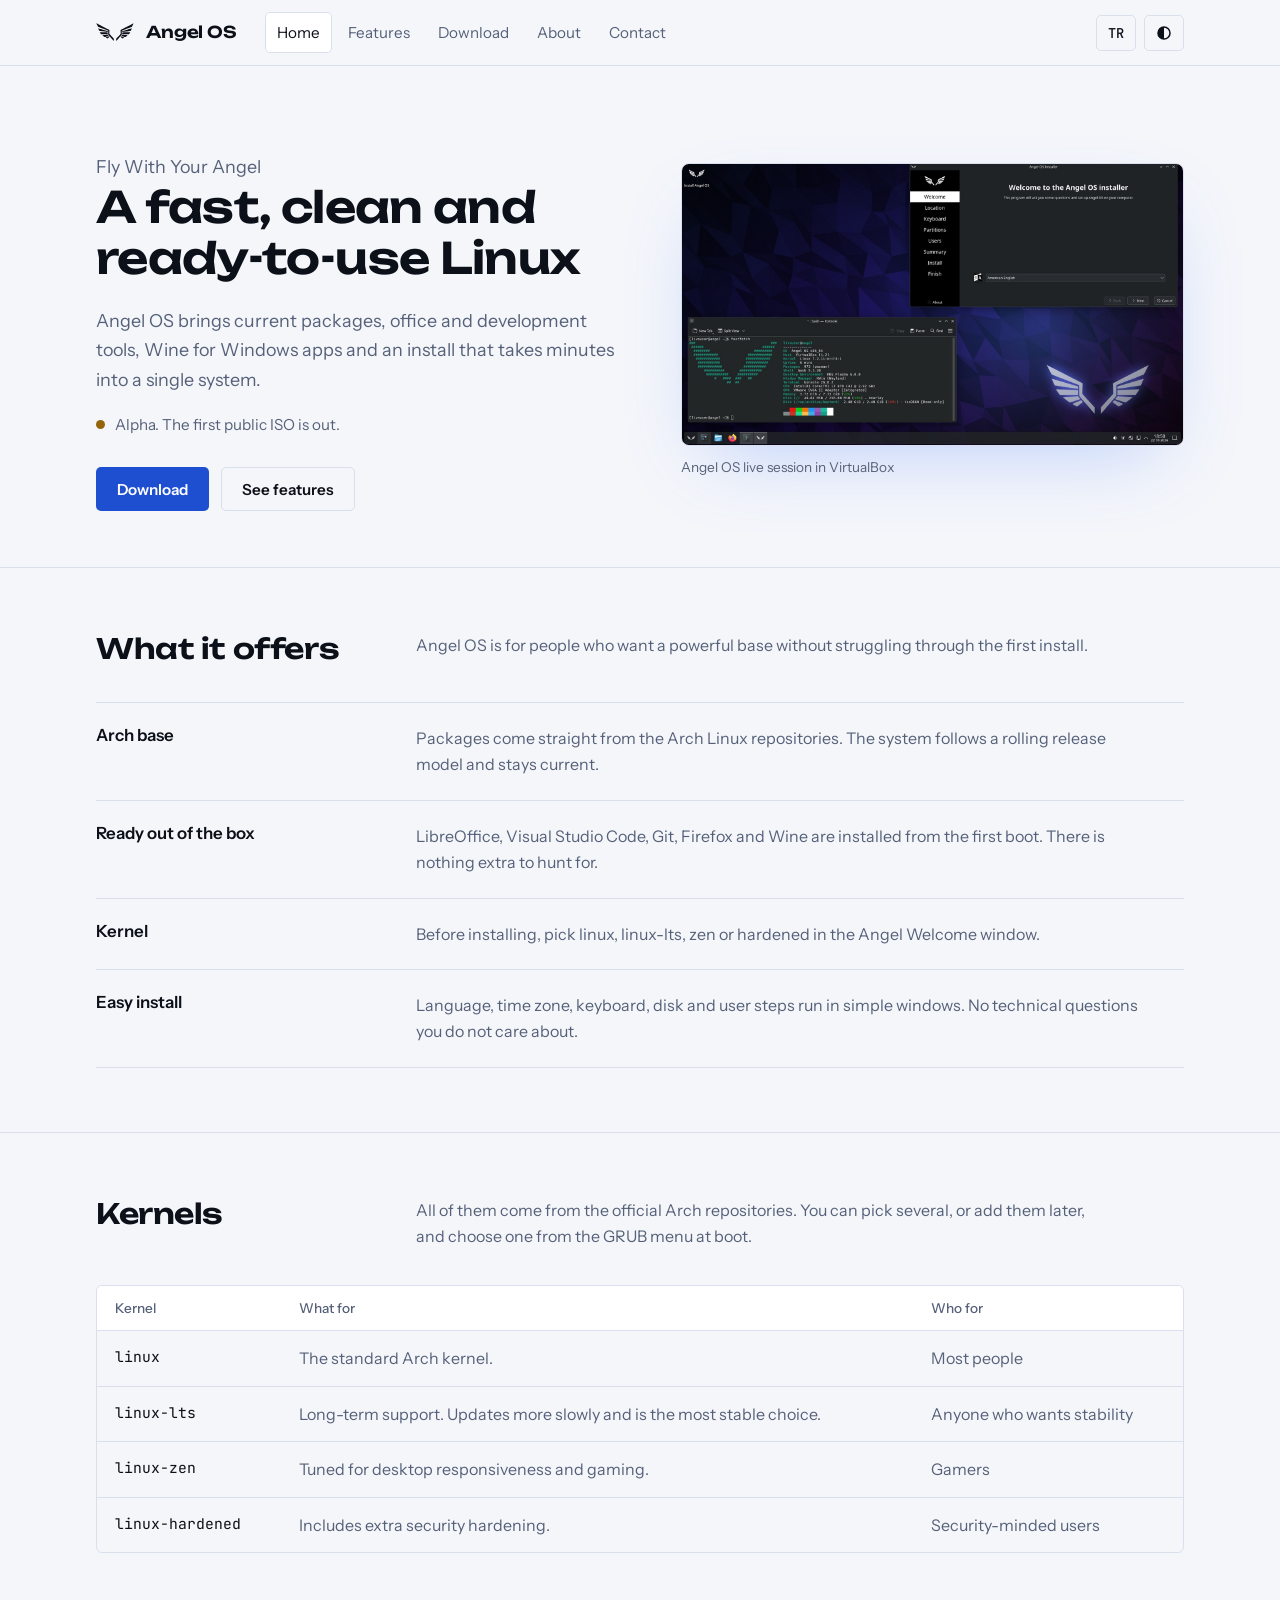
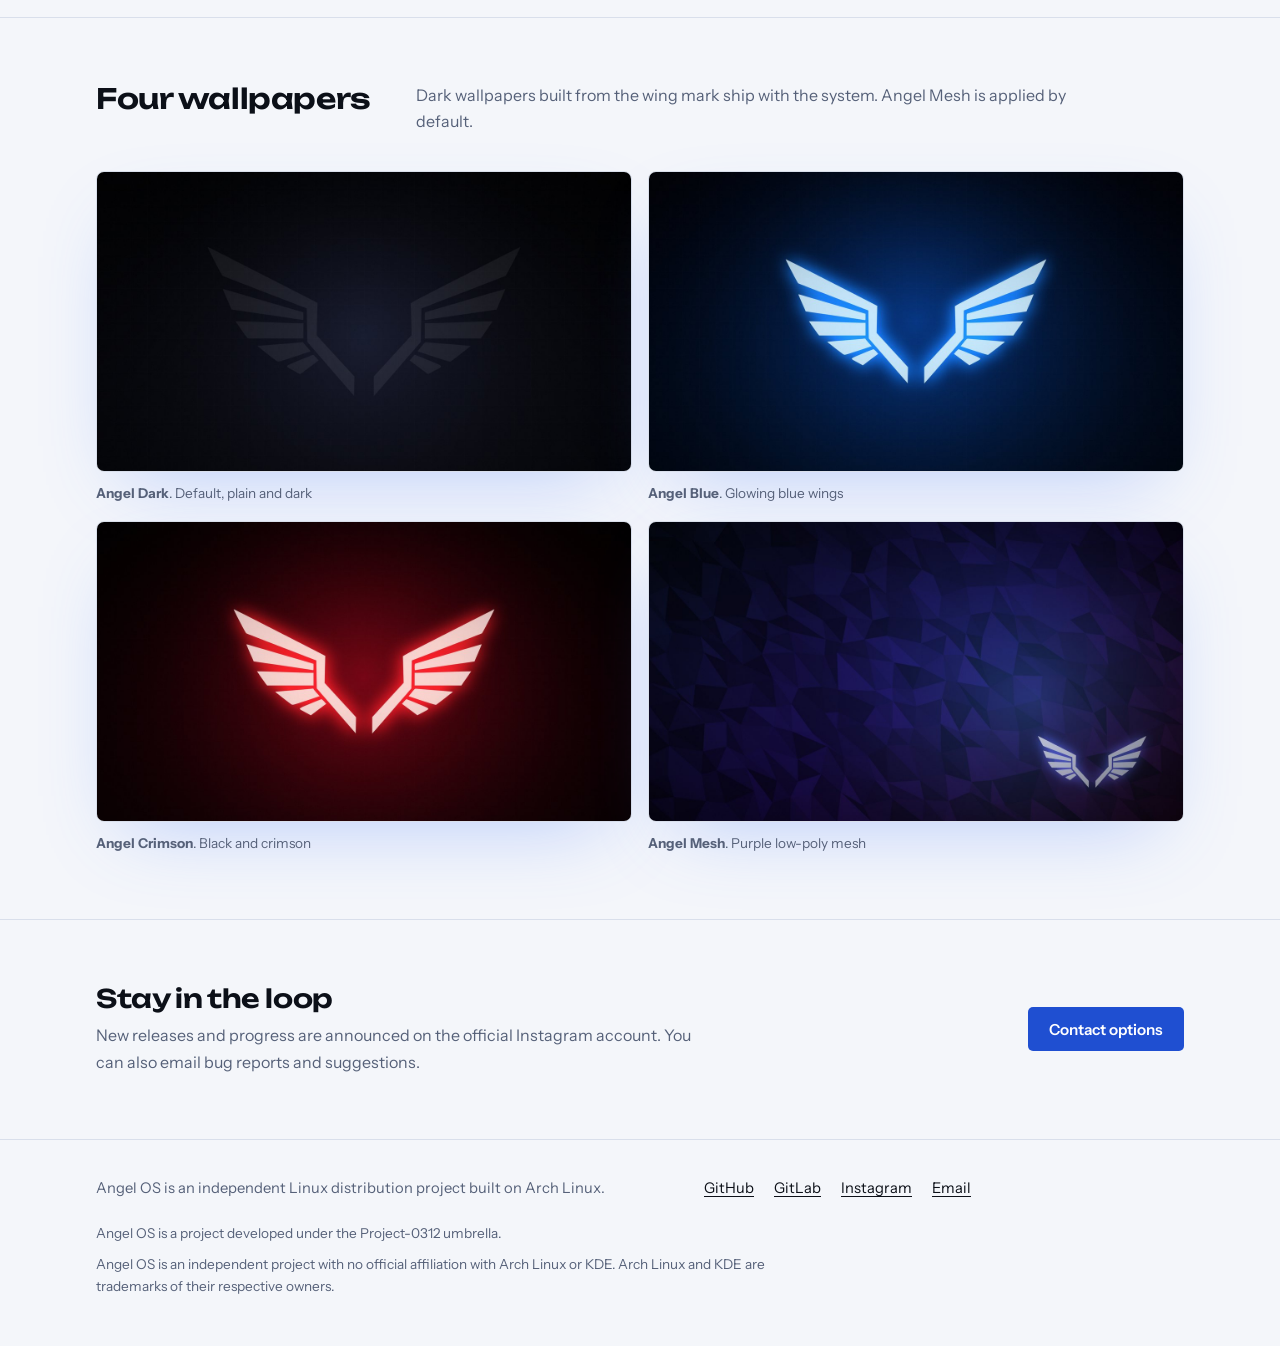
<file: index.html>
<!doctype html>
<html lang="tr">
<head><script>document.documentElement.classList.add("i18n-wait");setTimeout(function(){document.documentElement.classList.remove("i18n-wait")},1500)</script><meta charset="utf-8"><meta name="viewport" content="width=device-width, initial-scale=1, viewport-fit=cover"><meta name="claude:viewport-fit-sides" content="cover"><title>Angel OS</title><meta name="description" content="Angel OS: Fly With Your Angel. Hızlı, temiz ve kullanıma hazır Linux."><meta name="theme-color" content="#06070b"><link rel="preconnect" href="https://fonts.googleapis.com"><link rel="preconnect" href="https://fonts.gstatic.com" crossorigin><link rel="stylesheet" href="https://fonts.googleapis.com/css2?family=Unbounded:wght@500;600&amp;family=Instrument+Sans:wght@400;500;600&amp;family=JetBrains+Mono:wght@400;500&amp;display=swap"><link rel="stylesheet" href="site.css"></head>
<body data-page="home"><header class="site-head"><div class="wrap head-row">
<a class="brand" href="index.html" aria-label="Angel OS"><svg viewBox="45 48 524 254" aria-hidden="true" focusable="false"><g transform="translate(0,337) scale(0.1,-0.1)"><path d="M490 2847 c0 -18 234 -469 248 -476 9 -5 298 -117 642 -250 344 -132 652 -251 685 -264 l60 -23 5 -276 5 -277 385 -444 385 -444 3 159 3 160 -88 97 c-48 53 -90 98 -93 101 -3 3 -104 112 -224 243 l-217 237 6 268 7 267 -53 28 c-91 47 -557 286 -884 452 -170 87 -437 223 -592 302 -156 79 -283 142 -283 140z"/><path d="M4910 2474 c-795 -404 -987 -503 -1038 -534 l-34 -21 8 -263 7 -263 -100 -109 c-55 -60 -195 -212 -311 -339 l-211 -230 -1 -163 0 -162 48 53 c26 29 200 229 387 446 l340 392 5 277 5 276 185 71 c102 40 410 158 685 264 275 107 508 197 517 202 14 8 251 469 245 476 -1 1 -333 -167 -737 -373z"/><path d="M741 2152 c0 -4 33 -81 73 -172 l72 -164 194 -28 c532 -77 947 -139 968 -143 21 -5 22 -3 22 59 l0 65 -67 20 c-38 11 -302 88 -588 171 -286 83 -555 162 -597 175 -43 13 -78 20 -77 17z"/><path d="M4755 1969 c-352 -103 -650 -190 -662 -194 -21 -5 -23 -11 -23 -71 0 -57 2 -65 18 -60 9 2 224 35 477 71 253 37 512 74 574 83 l115 17 73 169 c40 93 72 170 70 171 -1 1 -290 -83 -642 -186z"/><path d="M1032 1503 c45 -65 90 -128 101 -140 l20 -23 459 0 458 0 0 125 0 125 -92 0 c-51 0 -273 7 -493 15 -220 8 -430 15 -467 15 l-67 0 81 -117z"/><path d="M4635 1605 c-181 -7 -383 -13 -447 -14 l-118 -1 0 -125 0 -125 463 0 462 0 97 140 97 140 -112 -1 c-62 -1 -260 -8 -442 -14z"/><path d="M2015 1274 c-11 -2 -173 -15 -360 -30 -187 -14 -341 -27 -343 -28 -3 -3 274 -220 318 -248 26 -17 31 -16 294 71 l267 89 -60 67 c-34 37 -61 71 -61 76 0 9 -15 10 -55 3z"/><path d="M4013 1203 l-62 -76 266 -88 c146 -49 271 -85 277 -82 27 16 336 256 333 259 -1 2 -153 14 -337 29 -184 14 -353 27 -375 30 -39 5 -41 4 -102 -72z"/><path d="M1996 977 c-251 -105 -242 -84 -76 -174 l97 -53 151 114 152 113 -41 47 c-22 25 -46 46 -52 45 -7 0 -110 -42 -231 -92z"/><path d="M3861 1024 l-41 -47 152 -113 152 -113 98 52 c164 87 173 69 -84 175 -123 51 -226 92 -230 92 -3 0 -25 -21 -47 -46z"/></g></svg><span>Angel OS</span></a>
<nav class="nav" aria-label="Menu"><a href="index.html" aria-current="page" data-i18n="nav.home">Ana sayfa</a><a href="ozellikler.html" data-i18n="nav.features">Özellikler</a><a href="indir.html" data-i18n="nav.download">İndir</a><a href="hakkinda.html" data-i18n="nav.about">Hakkında</a><a href="iletisim.html" data-i18n="nav.contact">İletişim</a></nav>
<div class="tools">
<button class="tool" id="lang-btn" type="button" aria-label="Switch to English">EN</button>
<button class="tool" id="theme-btn" type="button" aria-label="Tema / Theme"><svg viewBox="0 0 16 16" aria-hidden="true"><circle cx="8" cy="8" r="6" fill="none" stroke="currentColor" stroke-width="1.5"/><path d="M8 2a6 6 0 0 0 0 12z" fill="currentColor"/></svg></button>
</div></div></header>
<main>
<div class="wrap hero"><div class="hero-grid">
<div>
<p class="lead" data-i18n="home.slogan">Fly With Your Angel</p>
<h1 data-i18n="home.h1">Hızlı, temiz ve kullanıma hazır bir Linux</h1>
<p class="lead" data-i18n="home.lead">Angel OS güncel paketleri, ofis ve geliştirme araçlarını, Windows uygulamaları için Wine desteğini ve dakikalar içinde biten bir kurulumu tek sistemde toplar.</p>
<div class="status"><span class="dot"></span><span data-i18n="home.status">Alfa sürüm. İlk herkese açık ISO yayınlandı.</span></div>
<div class="btn-row">
<a class="btn primary" href="indir.html" data-i18n="home.btn1">İndir</a>
<a class="btn ghost" href="ozellikler.html" data-i18n="home.btn2">Özellikleri gör</a>
</div></div>
<figure class="shot"><img src="img/angel-desktop.jpg" width="1600" height="900" alt="Angel OS desktop with the installer and a terminal showing fastfetch"><figcaption data-i18n="home.term">Angel OS canlı oturumu (VirtualBox)</figcaption></figure>
</div></div>

<section><div class="wrap">
<div class="sec-head"><h2 data-i18n="home.s1">Neler sunuyor</h2><p data-i18n="home.s1p">Angel OS, güçlü bir tabanı ilk kurulumda uğraştırmadan kullanmak isteyenler için hazırlanıyor.</p></div>
<div class="rows">
<div class="row"><h3 data-i18n="home.r1">Arch tabanı</h3><p data-i18n="home.r1p">Paketler doğrudan Arch Linux depolarından gelir. Sistem sürekli güncel kalan bir rolling release modeliyle çalışır.</p></div>
<div class="row"><h3 data-i18n="home.r2">Her şey hazır</h3><p data-i18n="home.r2p">LibreOffice, Visual Studio Code, Git, Firefox ve Wine ilk açılıştan itibaren kurulu gelir. Ek bir şey aramana gerek kalmaz.</p></div>
<div class="row"><h3 data-i18n="home.r3">Çekirdek</h3><p data-i18n="home.r3p">Kurulumdan önce Angel Welcome penceresinde linux, linux-lts, zen veya hardened çekirdeklerini seçersin.</p></div>
<div class="row"><h3 data-i18n="home.r4">Kolay kurulum</h3><p data-i18n="home.r4p">Dil, saat dilimi, klavye, disk ve kullanıcı adımları pencereler üzerinden ilerler. Masaüstü gibi teknik sorular sorulmaz.</p></div>
</div></div></section>

<section><div class="wrap">
<div class="sec-head"><h2 data-i18n="home.s2">Çekirdekler</h2><p data-i18n="home.s2p">Hepsi Arch'ın resmi depolarından gelir. Birden fazlasını seçebilir, sonradan da ekleyip açılışta GRUB menüsünden seçebilirsin.</p></div>
<div class="table-wrap"><table>
<thead><tr><th data-i18n="th.k">Çekirdek</th><th data-i18n="th.d">Ne için</th><th data-i18n="th.f">Kimin için</th></tr></thead>
<tbody><tr><td>linux</td><td data-i18n="k.linux.d">Standart Arch çekirdeği.</td><td data-i18n="k.linux.f">Çoğu kullanıcı</td></tr><tr><td>linux-lts</td><td data-i18n="k.linux-lts.d">Uzun süreli destek. Daha yavaş güncellenir, en kararlı seçenektir.</td><td data-i18n="k.linux-lts.f">Kararlılık isteyenler</td></tr><tr><td>linux-zen</td><td data-i18n="k.linux-zen.d">Masaüstü tepkisi ve oyun performansı için ayarlanmıştır.</td><td data-i18n="k.linux-zen.f">Oyuncular</td></tr><tr><td>linux-hardened</td><td data-i18n="k.linux-hardened.d">Ek güvenlik sertleştirmeleri içerir.</td><td data-i18n="k.linux-hardened.f">Güvenlik odaklı kullanıcılar</td></tr></tbody></table></div>
</div></section>

<section><div class="wrap">
<div class="sec-head"><h2 data-i18n="home.s3">Dört duvar kağıdı</h2><p data-i18n="home.s3p">Kanat logosundan türetilmiş koyu temalı duvar kağıtları sistemle birlikte gelir. Varsayılan olarak Angel Mesh uygulanır.</p></div>
<div class="gallery"><figure class="shot"><img src="img/angel-dark.jpg" alt="Angel Dark" width="1280" height="720" loading="lazy"><figcaption><b>Angel Dark</b>. <span data-i18n="w.angel-dark">Varsayılan, sade ve koyu</span></figcaption></figure><figure class="shot"><img src="img/angel-blue.jpg" alt="Angel Blue" width="1280" height="720" loading="lazy"><figcaption><b>Angel Blue</b>. <span data-i18n="w.angel-blue">Parlayan mavi kanat</span></figcaption></figure><figure class="shot"><img src="img/angel-crimson.jpg" alt="Angel Crimson" width="1280" height="720" loading="lazy"><figcaption><b>Angel Crimson</b>. <span data-i18n="w.angel-crimson">Siyah ve kırmızı</span></figcaption></figure><figure class="shot"><img src="img/angel-mesh.jpg" alt="Angel Mesh" width="1280" height="720" loading="lazy"><figcaption><b>Angel Mesh</b>. <span data-i18n="w.angel-mesh">Mor çokgen ağ</span></figcaption></figure></div>
</div></section>

<section><div class="wrap cta-band">
<div><h2 data-i18n="home.cta">Takipte kal</h2><p data-i18n="home.ctap">Yeni sürümler ve gelişmeler resmi Instagram hesabından duyurulur. Hata bildirimi ve öneriler için e-posta ile de yazabilirsin.</p></div>
<a class="btn primary" href="iletisim.html" data-i18n="home.ctab">İletişim seçenekleri</a>
</div></section>
</main><footer><div class="wrap">
<div class="foot">
<div><p data-i18n="foot.about">Angel OS, Arch Linux tabanlı bağımsız bir Linux dağıtımı projesidir.</p></div>
<ul>
<li><a href="https://github.com/em1rhan-0312" rel="noopener">GitHub</a></li>
<li><a href="https://gitlab.com/emirhan.0312" rel="noopener">GitLab</a></li>
<li><a href="https://instagram.com/angel0sofficial" rel="noopener">Instagram</a></li>
<li><a href="iletisim.html" data-i18n="foot.mail">E-posta</a></li>
</ul></div>
<p class="legal" data-i18n="foot.p0312">Angel OS, Project-0312 çatısı altında geliştirilen bir projedir.</p><p class="legal" style="margin-top:8px" data-i18n="foot.legal">Angel OS, Arch Linux, KDE veya Anthropic dahil hiçbir kuruluşla resmi bağı olmayan bağımsız bir projedir. Arch Linux ve KDE adları sahiplerinin markalarıdır.</p>
</div></footer><script src="i18n.js"></script><script src="site.js"></script></body>
</html>
</file>
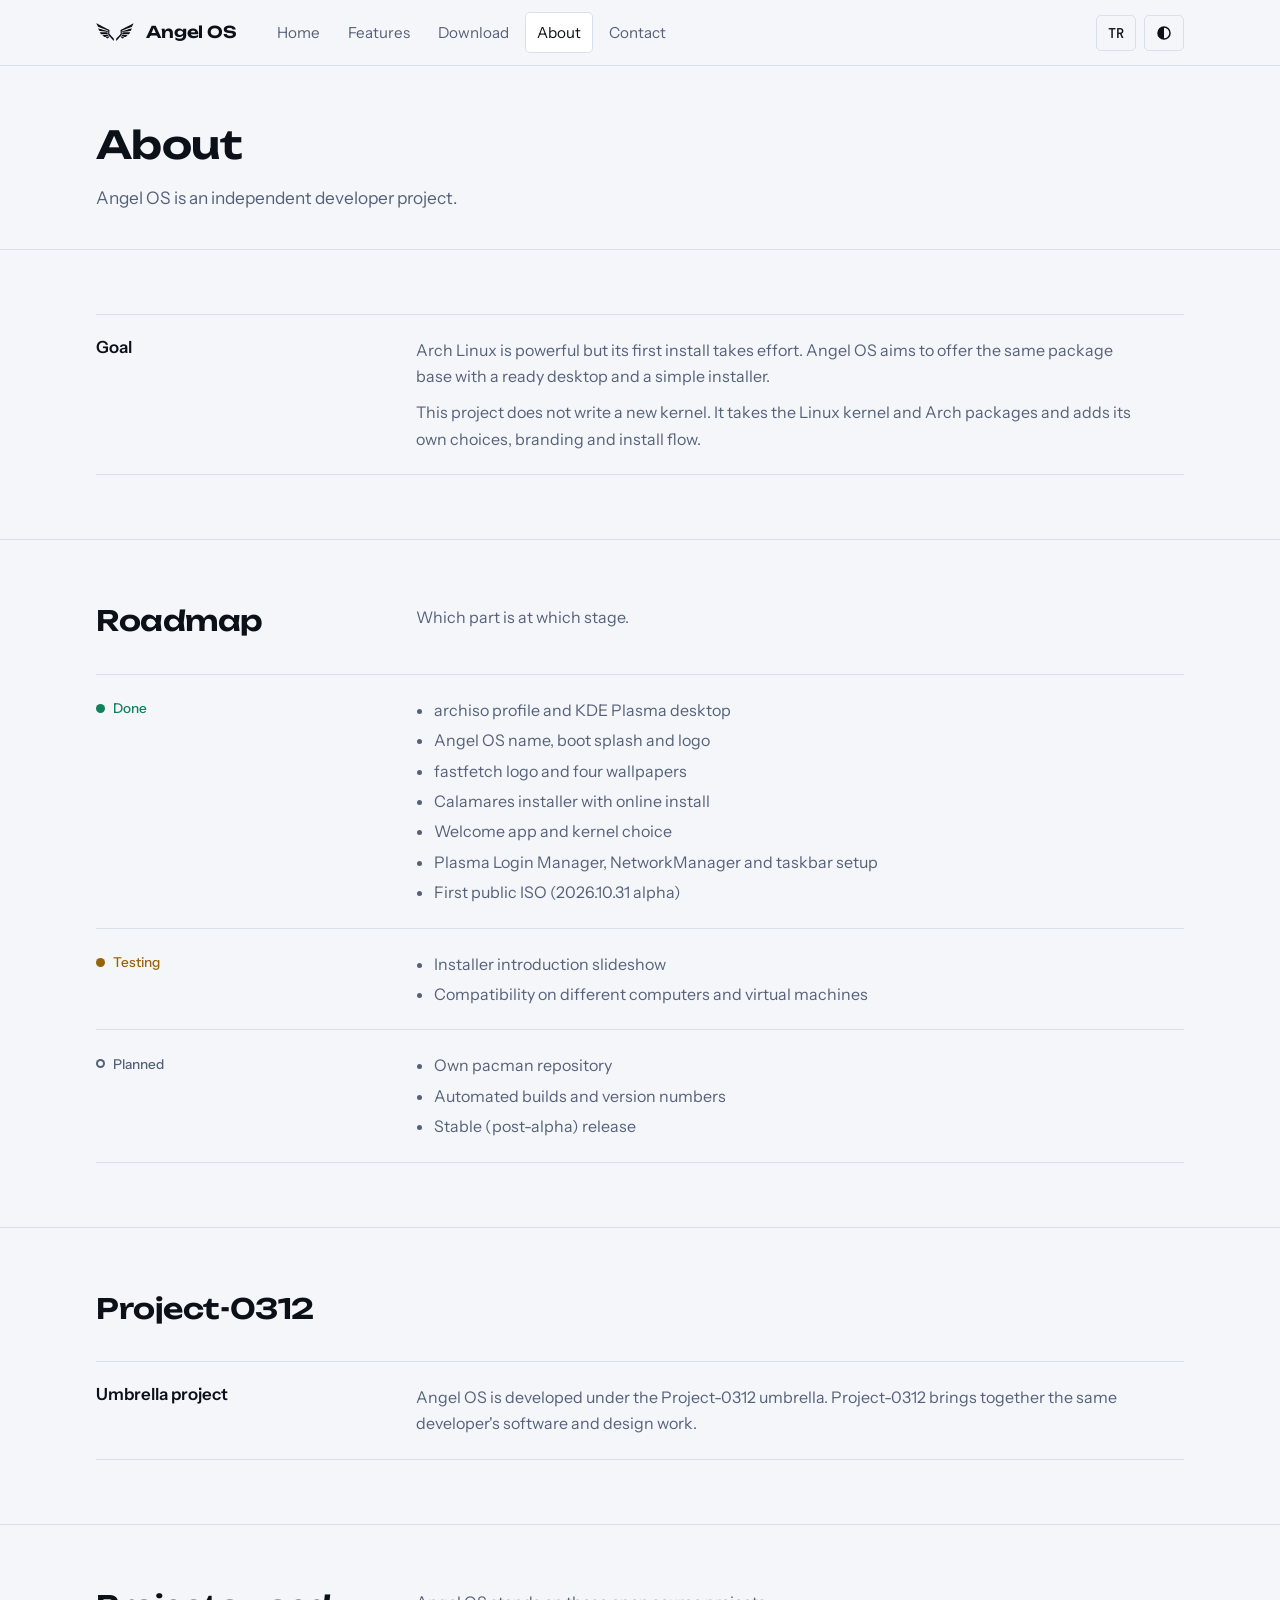
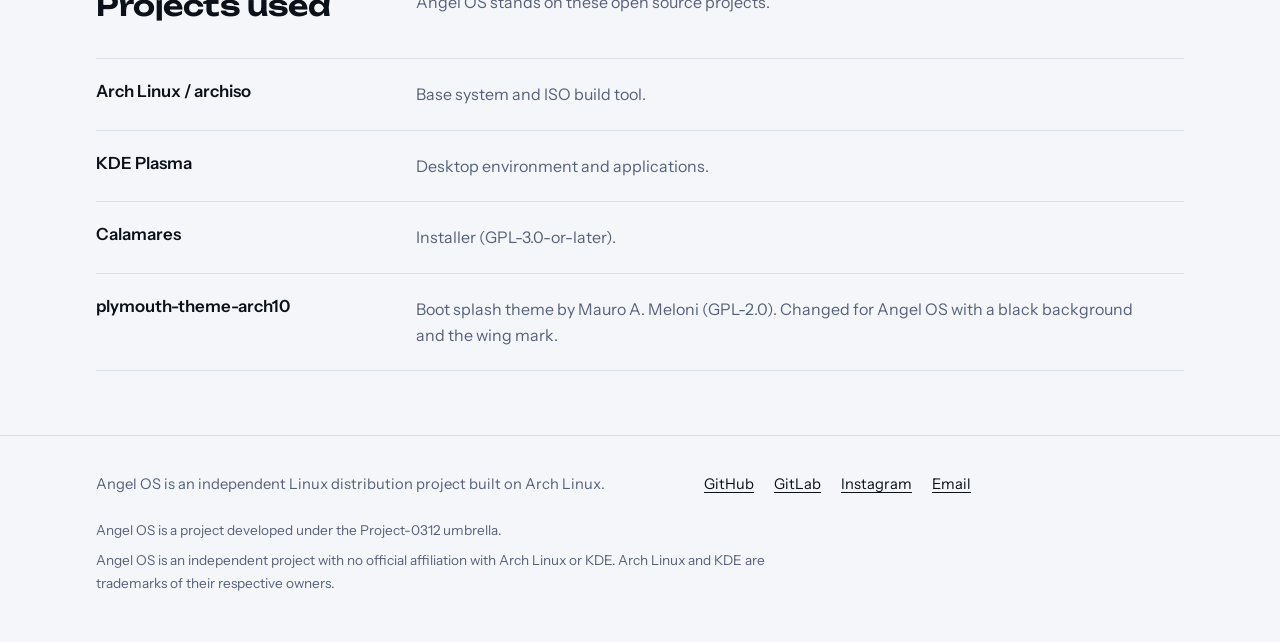
<file: hakkinda.html>
<!doctype html>
<html lang="tr">
<head><script>document.documentElement.classList.add("i18n-wait");setTimeout(function(){document.documentElement.classList.remove("i18n-wait")},1500)</script><meta charset="utf-8"><meta name="viewport" content="width=device-width, initial-scale=1, viewport-fit=cover"><meta name="claude:viewport-fit-sides" content="cover"><title>Hakkında · Angel OS</title><meta name="description" content="Angel OS: Fly With Your Angel. Hızlı, temiz ve kullanıma hazır Linux."><meta name="theme-color" content="#06070b"><link rel="preconnect" href="https://fonts.googleapis.com"><link rel="preconnect" href="https://fonts.gstatic.com" crossorigin><link rel="stylesheet" href="https://fonts.googleapis.com/css2?family=Unbounded:wght@500;600&amp;family=Instrument+Sans:wght@400;500;600&amp;family=JetBrains+Mono:wght@400;500&amp;display=swap"><link rel="stylesheet" href="site.css"></head>
<body data-page="about"><header class="site-head"><div class="wrap head-row">
<a class="brand" href="index.html" aria-label="Angel OS"><svg viewBox="45 48 524 254" aria-hidden="true" focusable="false"><g transform="translate(0,337) scale(0.1,-0.1)"><path d="M490 2847 c0 -18 234 -469 248 -476 9 -5 298 -117 642 -250 344 -132 652 -251 685 -264 l60 -23 5 -276 5 -277 385 -444 385 -444 3 159 3 160 -88 97 c-48 53 -90 98 -93 101 -3 3 -104 112 -224 243 l-217 237 6 268 7 267 -53 28 c-91 47 -557 286 -884 452 -170 87 -437 223 -592 302 -156 79 -283 142 -283 140z"/><path d="M4910 2474 c-795 -404 -987 -503 -1038 -534 l-34 -21 8 -263 7 -263 -100 -109 c-55 -60 -195 -212 -311 -339 l-211 -230 -1 -163 0 -162 48 53 c26 29 200 229 387 446 l340 392 5 277 5 276 185 71 c102 40 410 158 685 264 275 107 508 197 517 202 14 8 251 469 245 476 -1 1 -333 -167 -737 -373z"/><path d="M741 2152 c0 -4 33 -81 73 -172 l72 -164 194 -28 c532 -77 947 -139 968 -143 21 -5 22 -3 22 59 l0 65 -67 20 c-38 11 -302 88 -588 171 -286 83 -555 162 -597 175 -43 13 -78 20 -77 17z"/><path d="M4755 1969 c-352 -103 -650 -190 -662 -194 -21 -5 -23 -11 -23 -71 0 -57 2 -65 18 -60 9 2 224 35 477 71 253 37 512 74 574 83 l115 17 73 169 c40 93 72 170 70 171 -1 1 -290 -83 -642 -186z"/><path d="M1032 1503 c45 -65 90 -128 101 -140 l20 -23 459 0 458 0 0 125 0 125 -92 0 c-51 0 -273 7 -493 15 -220 8 -430 15 -467 15 l-67 0 81 -117z"/><path d="M4635 1605 c-181 -7 -383 -13 -447 -14 l-118 -1 0 -125 0 -125 463 0 462 0 97 140 97 140 -112 -1 c-62 -1 -260 -8 -442 -14z"/><path d="M2015 1274 c-11 -2 -173 -15 -360 -30 -187 -14 -341 -27 -343 -28 -3 -3 274 -220 318 -248 26 -17 31 -16 294 71 l267 89 -60 67 c-34 37 -61 71 -61 76 0 9 -15 10 -55 3z"/><path d="M4013 1203 l-62 -76 266 -88 c146 -49 271 -85 277 -82 27 16 336 256 333 259 -1 2 -153 14 -337 29 -184 14 -353 27 -375 30 -39 5 -41 4 -102 -72z"/><path d="M1996 977 c-251 -105 -242 -84 -76 -174 l97 -53 151 114 152 113 -41 47 c-22 25 -46 46 -52 45 -7 0 -110 -42 -231 -92z"/><path d="M3861 1024 l-41 -47 152 -113 152 -113 98 52 c164 87 173 69 -84 175 -123 51 -226 92 -230 92 -3 0 -25 -21 -47 -46z"/></g></svg><span>Angel OS</span></a>
<nav class="nav" aria-label="Menu"><a href="index.html" data-i18n="nav.home">Ana sayfa</a><a href="ozellikler.html" data-i18n="nav.features">Özellikler</a><a href="indir.html" data-i18n="nav.download">İndir</a><a href="hakkinda.html" aria-current="page" data-i18n="nav.about">Hakkında</a><a href="iletisim.html" data-i18n="nav.contact">İletişim</a></nav>
<div class="tools">
<button class="tool" id="lang-btn" type="button" aria-label="Switch to English">EN</button>
<button class="tool" id="theme-btn" type="button" aria-label="Tema / Theme"><svg viewBox="0 0 16 16" aria-hidden="true"><circle cx="8" cy="8" r="6" fill="none" stroke="currentColor" stroke-width="1.5"/><path d="M8 2a6 6 0 0 0 0 12z" fill="currentColor"/></svg></button>
</div></div></header>
<main>
<div class="wrap page-title"><h1 data-i18n="a.h1">Hakkında</h1><p data-i18n="a.lead">Angel OS bağımsız bir geliştirici projesidir.</p></div>
<section><div class="wrap">
<div class="rows">
<div class="row"><h3 data-i18n="a.a">Amaç</h3><div><p data-i18n="a.a1">Arch Linux güçlüdür ama ilk kurulumu zahmetlidir. Angel OS, aynı paket tabanını hazır bir masaüstü ve kurulum aracıyla sunmayı hedefler.</p><p data-i18n="a.a2">Bu proje yeni bir çekirdek yazmaz. Linux çekirdeğini ve Arch paketlerini alır, üzerine kendi seçimlerini, markasını ve kurulum akışını ekler.</p></div></div>
</div></div></section>

<section><div class="wrap">
<div class="sec-head"><h2 data-i18n="a.road">Yol haritası</h2><p data-i18n="a.roadp">Hangi parçanın hangi aşamada olduğu.</p></div>
<div class="rows"><div class="row"><h3><span class="tag done" data-i18n="a.rt0">Tamam</span></h3><ul><li data-i18n="a.r00">archiso profili ve KDE Plasma masaüstü</li><li data-i18n="a.r01">Angel OS adı, açılış ekranı ve logo</li><li data-i18n="a.r02">fastfetch logosu ve dört duvar kağıdı</li><li data-i18n="a.r10">Calamares kurulum aracı, çevrimiçi kurulum</li><li data-i18n="a.r20">Karşılama uygulaması ve çekirdek seçimi</li><li data-i18n="a.r23">Plasma Login Manager, NetworkManager ve görev çubuğu ayarları</li><li data-i18n="a.r24">İlk herkese açık ISO (2026.10.31 alfa)</li></ul></div><div class="row"><h3><span class="tag test" data-i18n="a.rt1">Testte</span></h3><ul><li data-i18n="a.r25">Kurulum sırasındaki tanıtım slaytları</li><li data-i18n="a.r26">Farklı bilgisayar ve sanal makinelerde uyumluluk</li></ul></div><div class="row"><h3><span class="tag plan" data-i18n="a.rt2">Planlandı</span></h3><ul><li data-i18n="a.r21">Kendi pacman deposu</li><li data-i18n="a.r22">Otomatik build ve sürüm numaraları</li><li data-i18n="a.r27">Kararlı (alfa sonrası) sürüm</li></ul></div></div>
</div></section>

<section><div class="wrap">
<div class="sec-head"><h2 data-i18n="a.p">Project-0312</h2></div>
<div class="rows"><div class="row"><h3 data-i18n="a.p1">Çatı proje</h3><p data-i18n="a.p2">Angel OS, Project-0312 çatısı altında geliştirilir. Project-0312, aynı geliştiricinin yazılım ve tasarım çalışmalarını bir araya getirir.</p></div></div>
</div></section>

<section><div class="wrap">
<div class="sec-head"><h2 data-i18n="a.cred">Kullanılan projeler</h2><p data-i18n="a.credp">Angel OS, bu açık kaynak projelerin üzerinde duruyor.</p></div>
<div class="rows"><div class="row"><h3>Arch Linux / archiso</h3><p data-i18n="a.c0">Taban sistem ve ISO üretim aracı.</p></div><div class="row"><h3>KDE Plasma</h3><p data-i18n="a.c1">Masaüstü ortamı ve uygulamalar.</p></div><div class="row"><h3>Calamares</h3><p data-i18n="a.c2">Kurulum aracı (GPL-3.0-or-later).</p></div><div class="row"><h3>plymouth-theme-arch10</h3><p data-i18n="a.c3">Açılış ekranı teması, Mauro A. Meloni (GPL-2.0). Angel OS için siyah zemin ve kanat logosuyla değiştirildi.</p></div></div>
</div></section>
</main><footer><div class="wrap">
<div class="foot">
<div><p data-i18n="foot.about">Angel OS, Arch Linux tabanlı bağımsız bir Linux dağıtımı projesidir.</p></div>
<ul>
<li><a href="https://github.com/em1rhan-0312" rel="noopener">GitHub</a></li>
<li><a href="https://gitlab.com/emirhan.0312" rel="noopener">GitLab</a></li>
<li><a href="https://instagram.com/angel0sofficial" rel="noopener">Instagram</a></li>
<li><a href="iletisim.html" data-i18n="foot.mail">E-posta</a></li>
</ul></div>
<p class="legal" data-i18n="foot.p0312">Angel OS, Project-0312 çatısı altında geliştirilen bir projedir.</p><p class="legal" style="margin-top:8px" data-i18n="foot.legal">Angel OS, Arch Linux, KDE veya Anthropic dahil hiçbir kuruluşla resmi bağı olmayan bağımsız bir projedir. Arch Linux ve KDE adları sahiplerinin markalarıdır.</p>
</div></footer><script src="i18n.js"></script><script src="site.js"></script></body>
</html>
</file>
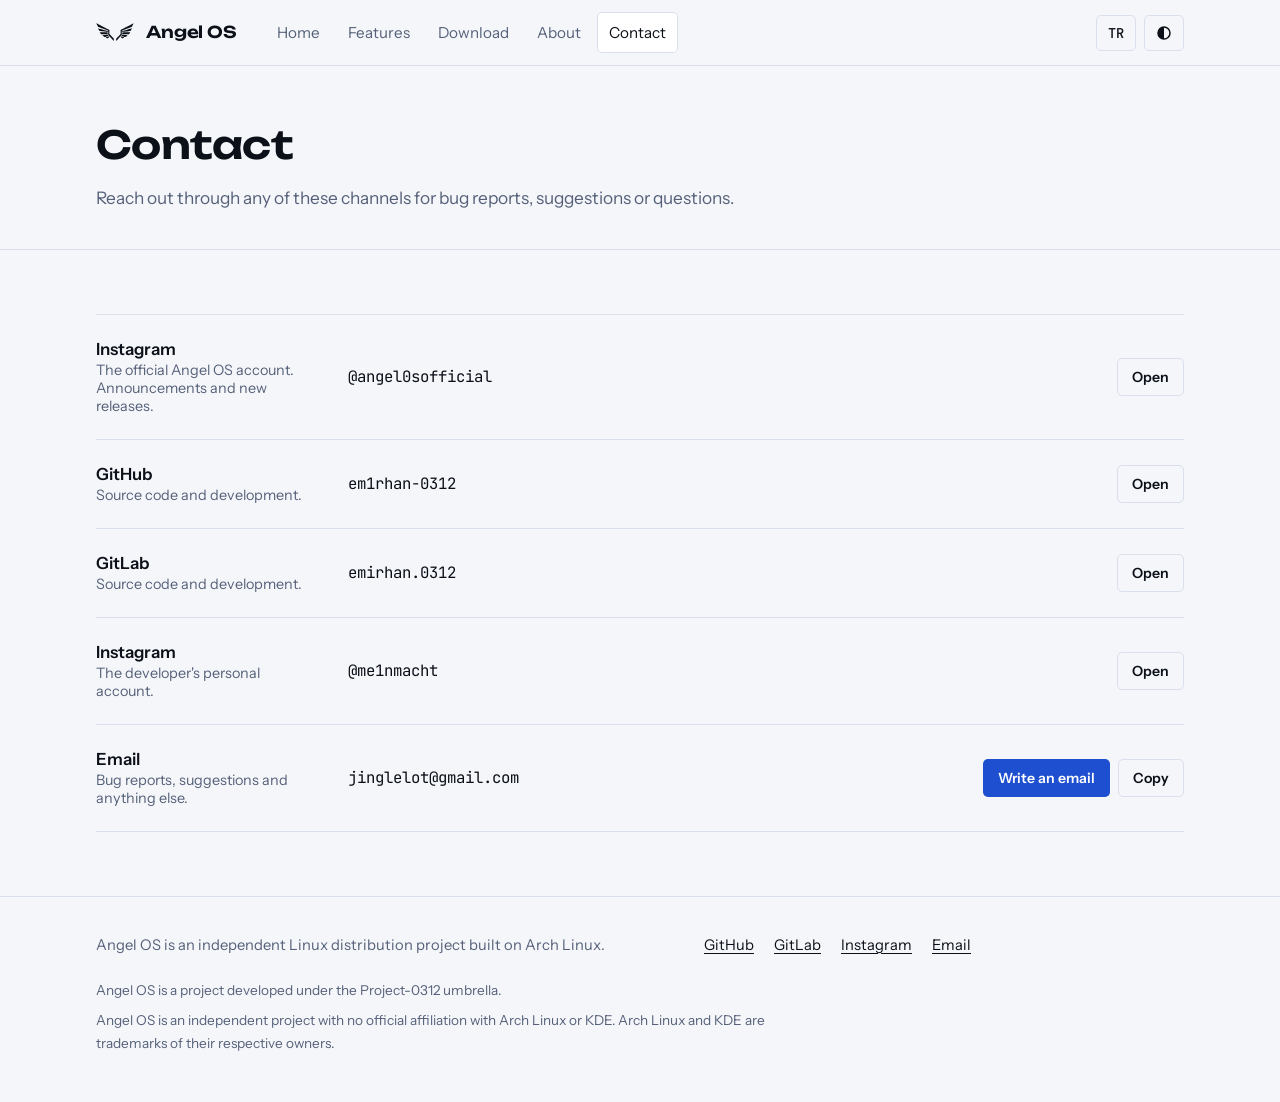
<file: iletisim.html>
<!doctype html>
<html lang="tr">
<head><script>document.documentElement.classList.add("i18n-wait");setTimeout(function(){document.documentElement.classList.remove("i18n-wait")},1500)</script><meta charset="utf-8"><meta name="viewport" content="width=device-width, initial-scale=1, viewport-fit=cover"><meta name="claude:viewport-fit-sides" content="cover"><title>İletişim · Angel OS</title><meta name="description" content="Angel OS: Fly With Your Angel. Hızlı, temiz ve kullanıma hazır Linux."><meta name="theme-color" content="#06070b"><link rel="preconnect" href="https://fonts.googleapis.com"><link rel="preconnect" href="https://fonts.gstatic.com" crossorigin><link rel="stylesheet" href="https://fonts.googleapis.com/css2?family=Unbounded:wght@500;600&amp;family=Instrument+Sans:wght@400;500;600&amp;family=JetBrains+Mono:wght@400;500&amp;display=swap"><link rel="stylesheet" href="site.css"></head>
<body data-page="contact"><header class="site-head"><div class="wrap head-row">
<a class="brand" href="index.html" aria-label="Angel OS"><svg viewBox="45 48 524 254" aria-hidden="true" focusable="false"><g transform="translate(0,337) scale(0.1,-0.1)"><path d="M490 2847 c0 -18 234 -469 248 -476 9 -5 298 -117 642 -250 344 -132 652 -251 685 -264 l60 -23 5 -276 5 -277 385 -444 385 -444 3 159 3 160 -88 97 c-48 53 -90 98 -93 101 -3 3 -104 112 -224 243 l-217 237 6 268 7 267 -53 28 c-91 47 -557 286 -884 452 -170 87 -437 223 -592 302 -156 79 -283 142 -283 140z"/><path d="M4910 2474 c-795 -404 -987 -503 -1038 -534 l-34 -21 8 -263 7 -263 -100 -109 c-55 -60 -195 -212 -311 -339 l-211 -230 -1 -163 0 -162 48 53 c26 29 200 229 387 446 l340 392 5 277 5 276 185 71 c102 40 410 158 685 264 275 107 508 197 517 202 14 8 251 469 245 476 -1 1 -333 -167 -737 -373z"/><path d="M741 2152 c0 -4 33 -81 73 -172 l72 -164 194 -28 c532 -77 947 -139 968 -143 21 -5 22 -3 22 59 l0 65 -67 20 c-38 11 -302 88 -588 171 -286 83 -555 162 -597 175 -43 13 -78 20 -77 17z"/><path d="M4755 1969 c-352 -103 -650 -190 -662 -194 -21 -5 -23 -11 -23 -71 0 -57 2 -65 18 -60 9 2 224 35 477 71 253 37 512 74 574 83 l115 17 73 169 c40 93 72 170 70 171 -1 1 -290 -83 -642 -186z"/><path d="M1032 1503 c45 -65 90 -128 101 -140 l20 -23 459 0 458 0 0 125 0 125 -92 0 c-51 0 -273 7 -493 15 -220 8 -430 15 -467 15 l-67 0 81 -117z"/><path d="M4635 1605 c-181 -7 -383 -13 -447 -14 l-118 -1 0 -125 0 -125 463 0 462 0 97 140 97 140 -112 -1 c-62 -1 -260 -8 -442 -14z"/><path d="M2015 1274 c-11 -2 -173 -15 -360 -30 -187 -14 -341 -27 -343 -28 -3 -3 274 -220 318 -248 26 -17 31 -16 294 71 l267 89 -60 67 c-34 37 -61 71 -61 76 0 9 -15 10 -55 3z"/><path d="M4013 1203 l-62 -76 266 -88 c146 -49 271 -85 277 -82 27 16 336 256 333 259 -1 2 -153 14 -337 29 -184 14 -353 27 -375 30 -39 5 -41 4 -102 -72z"/><path d="M1996 977 c-251 -105 -242 -84 -76 -174 l97 -53 151 114 152 113 -41 47 c-22 25 -46 46 -52 45 -7 0 -110 -42 -231 -92z"/><path d="M3861 1024 l-41 -47 152 -113 152 -113 98 52 c164 87 173 69 -84 175 -123 51 -226 92 -230 92 -3 0 -25 -21 -47 -46z"/></g></svg><span>Angel OS</span></a>
<nav class="nav" aria-label="Menu"><a href="index.html" data-i18n="nav.home">Ana sayfa</a><a href="ozellikler.html" data-i18n="nav.features">Özellikler</a><a href="indir.html" data-i18n="nav.download">İndir</a><a href="hakkinda.html" data-i18n="nav.about">Hakkında</a><a href="iletisim.html" aria-current="page" data-i18n="nav.contact">İletişim</a></nav>
<div class="tools">
<button class="tool" id="lang-btn" type="button" aria-label="Switch to English">EN</button>
<button class="tool" id="theme-btn" type="button" aria-label="Tema / Theme"><svg viewBox="0 0 16 16" aria-hidden="true"><circle cx="8" cy="8" r="6" fill="none" stroke="currentColor" stroke-width="1.5"/><path d="M8 2a6 6 0 0 0 0 12z" fill="currentColor"/></svg></button>
</div></div></header>
<main>
<div class="wrap page-title"><h1 data-i18n="c.h1">İletişim</h1><p data-i18n="c.lead">Hata bildirimi, öneri ya da sorular için bu kanallardan ulaşabilirsin.</p></div>
<section><div class="wrap"><div class="contact"><div class="contact-row"><div><h3>Instagram</h3><small data-i18n="c.ig1">Resmi Angel OS hesabı. Duyurular ve yeni sürümler burada.</small></div><div class="handle">@angel0sofficial</div><div class="contact-act"><a class="btn ghost" href="https://instagram.com/angel0sofficial" rel="noopener" data-i18n="c.ig1.o">Aç</a></div></div><div class="contact-row"><div><h3>GitHub</h3><small data-i18n="c.gh">Kaynak kod ve geliştirme.</small></div><div class="handle">em1rhan-0312</div><div class="contact-act"><a class="btn ghost" href="https://github.com/em1rhan-0312" rel="noopener" data-i18n="c.gh.o">Aç</a></div></div><div class="contact-row"><div><h3>GitLab</h3><small data-i18n="c.gl">Kaynak kod ve geliştirme.</small></div><div class="handle">emirhan.0312</div><div class="contact-act"><a class="btn ghost" href="https://gitlab.com/emirhan.0312" rel="noopener" data-i18n="c.gl.o">Aç</a></div></div><div class="contact-row"><div><h3>Instagram</h3><small data-i18n="c.ig2">Geliştiricinin kişisel hesabı.</small></div><div class="handle">@me1nmacht</div><div class="contact-act"><a class="btn ghost" href="https://instagram.com/me1nmacht" rel="noopener" data-i18n="c.ig2.o">Aç</a></div></div><div class="contact-row"><div><h3 data-i18n="c.mail">E-posta</h3><small data-i18n="c.mailp">Hata bildirimi, öneri ve diğer konular.</small></div><div class="handle">jinglelot@gmail.com</div><div class="contact-act"><a class="btn primary" href="mailto:jinglelot@gmail.com" data-i18n="c.mail.o">E-posta yaz</a><button class="btn ghost" type="button" data-copy="jinglelot@gmail.com" data-i18n="c.mail.c">Kopyala</button></div></div></div></div></section>
</main><footer><div class="wrap">
<div class="foot">
<div><p data-i18n="foot.about">Angel OS, Arch Linux tabanlı bağımsız bir Linux dağıtımı projesidir.</p></div>
<ul>
<li><a href="https://github.com/em1rhan-0312" rel="noopener">GitHub</a></li>
<li><a href="https://gitlab.com/emirhan.0312" rel="noopener">GitLab</a></li>
<li><a href="https://instagram.com/angel0sofficial" rel="noopener">Instagram</a></li>
<li><a href="iletisim.html" data-i18n="foot.mail">E-posta</a></li>
</ul></div>
<p class="legal" data-i18n="foot.p0312">Angel OS, Project-0312 çatısı altında geliştirilen bir projedir.</p><p class="legal" style="margin-top:8px" data-i18n="foot.legal">Angel OS, Arch Linux, KDE veya Anthropic dahil hiçbir kuruluşla resmi bağı olmayan bağımsız bir projedir. Arch Linux ve KDE adları sahiplerinin markalarıdır.</p>
</div></footer><script src="i18n.js"></script><script src="site.js"></script></body>
</html>
</file>
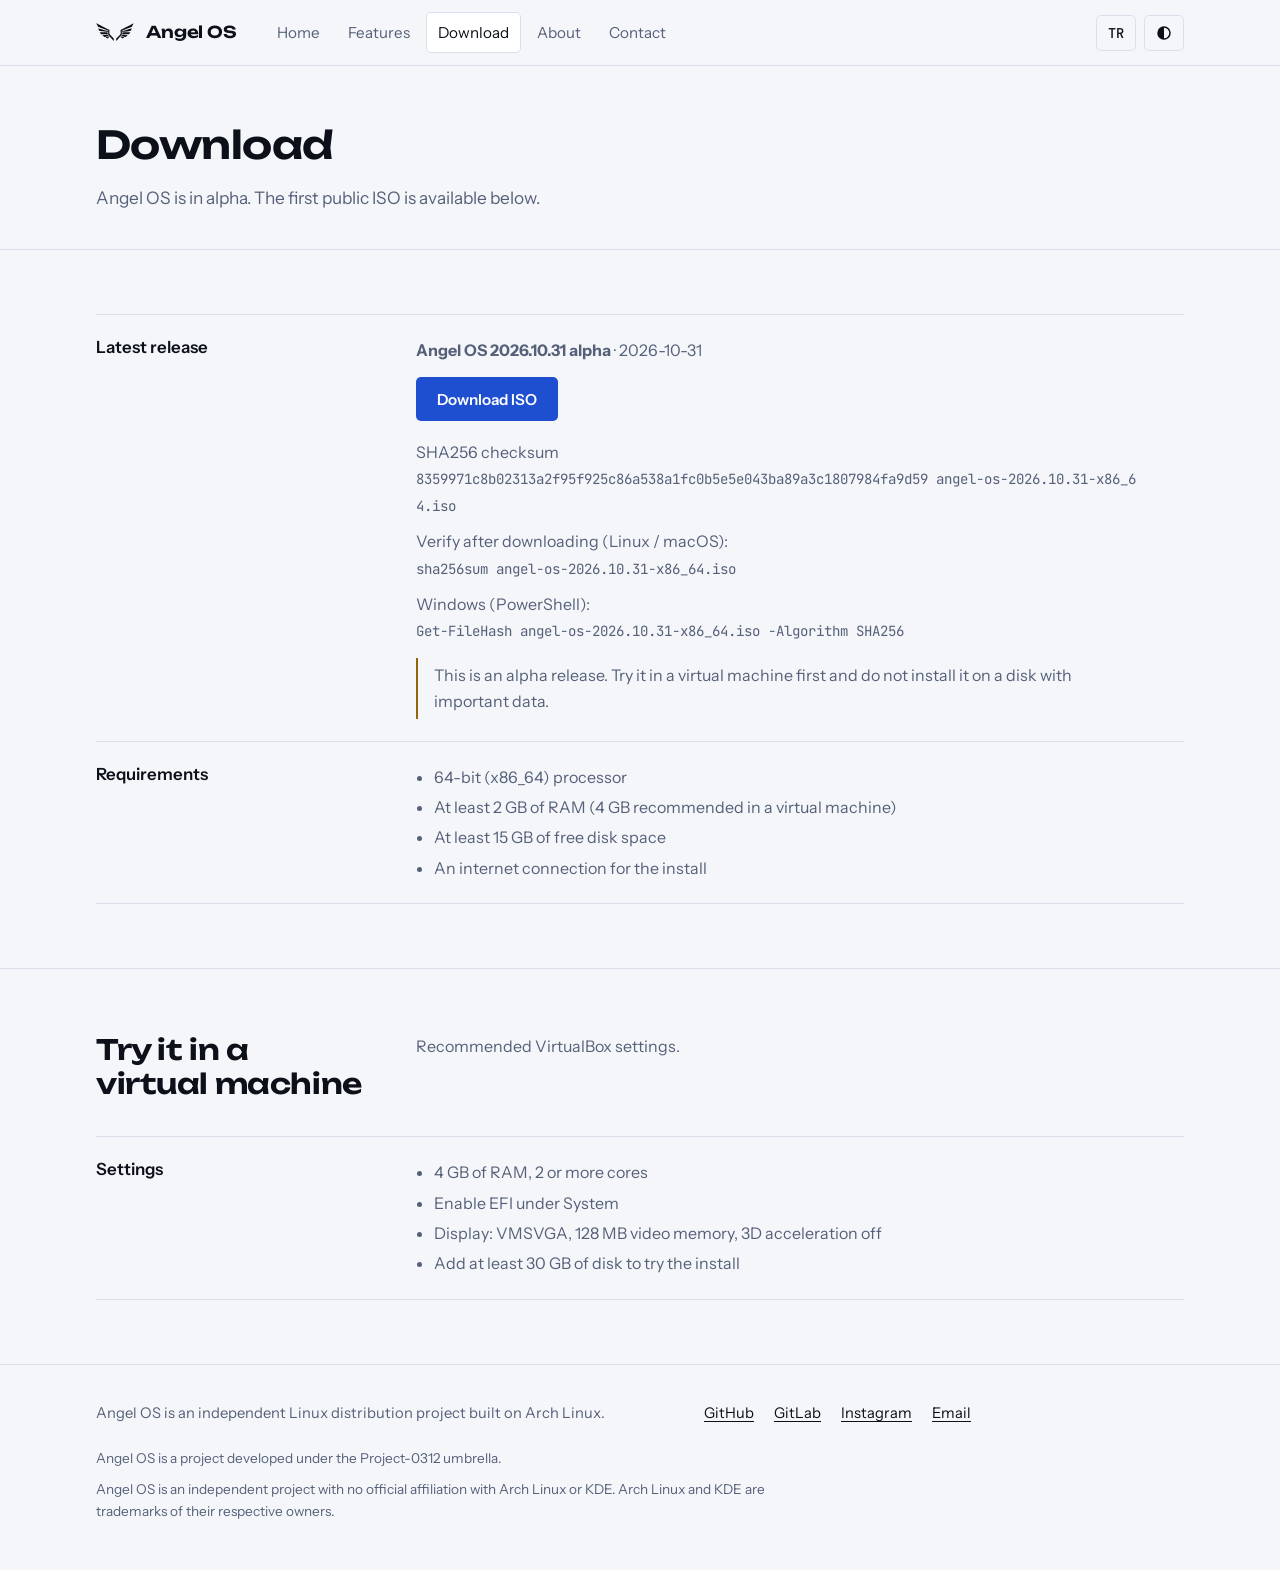
<file: indir.html>
<!doctype html>
<html lang="tr">
<head><script>document.documentElement.classList.add("i18n-wait");setTimeout(function(){document.documentElement.classList.remove("i18n-wait")},1500)</script><meta charset="utf-8"><meta name="viewport" content="width=device-width, initial-scale=1, viewport-fit=cover"><meta name="claude:viewport-fit-sides" content="cover"><title>İndir · Angel OS</title><meta name="description" content="Angel OS: Fly With Your Angel. Hızlı, temiz ve kullanıma hazır Linux."><meta name="theme-color" content="#06070b"><link rel="preconnect" href="https://fonts.googleapis.com"><link rel="preconnect" href="https://fonts.gstatic.com" crossorigin><link rel="stylesheet" href="https://fonts.googleapis.com/css2?family=Unbounded:wght@500;600&amp;family=Instrument+Sans:wght@400;500;600&amp;family=JetBrains+Mono:wght@400;500&amp;display=swap"><link rel="stylesheet" href="site.css"></head>
<body data-page="download"><header class="site-head"><div class="wrap head-row">
<a class="brand" href="index.html" aria-label="Angel OS"><svg viewBox="45 48 524 254" aria-hidden="true" focusable="false"><g transform="translate(0,337) scale(0.1,-0.1)"><path d="M490 2847 c0 -18 234 -469 248 -476 9 -5 298 -117 642 -250 344 -132 652 -251 685 -264 l60 -23 5 -276 5 -277 385 -444 385 -444 3 159 3 160 -88 97 c-48 53 -90 98 -93 101 -3 3 -104 112 -224 243 l-217 237 6 268 7 267 -53 28 c-91 47 -557 286 -884 452 -170 87 -437 223 -592 302 -156 79 -283 142 -283 140z"/><path d="M4910 2474 c-795 -404 -987 -503 -1038 -534 l-34 -21 8 -263 7 -263 -100 -109 c-55 -60 -195 -212 -311 -339 l-211 -230 -1 -163 0 -162 48 53 c26 29 200 229 387 446 l340 392 5 277 5 276 185 71 c102 40 410 158 685 264 275 107 508 197 517 202 14 8 251 469 245 476 -1 1 -333 -167 -737 -373z"/><path d="M741 2152 c0 -4 33 -81 73 -172 l72 -164 194 -28 c532 -77 947 -139 968 -143 21 -5 22 -3 22 59 l0 65 -67 20 c-38 11 -302 88 -588 171 -286 83 -555 162 -597 175 -43 13 -78 20 -77 17z"/><path d="M4755 1969 c-352 -103 -650 -190 -662 -194 -21 -5 -23 -11 -23 -71 0 -57 2 -65 18 -60 9 2 224 35 477 71 253 37 512 74 574 83 l115 17 73 169 c40 93 72 170 70 171 -1 1 -290 -83 -642 -186z"/><path d="M1032 1503 c45 -65 90 -128 101 -140 l20 -23 459 0 458 0 0 125 0 125 -92 0 c-51 0 -273 7 -493 15 -220 8 -430 15 -467 15 l-67 0 81 -117z"/><path d="M4635 1605 c-181 -7 -383 -13 -447 -14 l-118 -1 0 -125 0 -125 463 0 462 0 97 140 97 140 -112 -1 c-62 -1 -260 -8 -442 -14z"/><path d="M2015 1274 c-11 -2 -173 -15 -360 -30 -187 -14 -341 -27 -343 -28 -3 -3 274 -220 318 -248 26 -17 31 -16 294 71 l267 89 -60 67 c-34 37 -61 71 -61 76 0 9 -15 10 -55 3z"/><path d="M4013 1203 l-62 -76 266 -88 c146 -49 271 -85 277 -82 27 16 336 256 333 259 -1 2 -153 14 -337 29 -184 14 -353 27 -375 30 -39 5 -41 4 -102 -72z"/><path d="M1996 977 c-251 -105 -242 -84 -76 -174 l97 -53 151 114 152 113 -41 47 c-22 25 -46 46 -52 45 -7 0 -110 -42 -231 -92z"/><path d="M3861 1024 l-41 -47 152 -113 152 -113 98 52 c164 87 173 69 -84 175 -123 51 -226 92 -230 92 -3 0 -25 -21 -47 -46z"/></g></svg><span>Angel OS</span></a>
<nav class="nav" aria-label="Menu"><a href="index.html" data-i18n="nav.home">Ana sayfa</a><a href="ozellikler.html" data-i18n="nav.features">Özellikler</a><a href="indir.html" aria-current="page" data-i18n="nav.download">İndir</a><a href="hakkinda.html" data-i18n="nav.about">Hakkında</a><a href="iletisim.html" data-i18n="nav.contact">İletişim</a></nav>
<div class="tools">
<button class="tool" id="lang-btn" type="button" aria-label="Switch to English">EN</button>
<button class="tool" id="theme-btn" type="button" aria-label="Tema / Theme"><svg viewBox="0 0 16 16" aria-hidden="true"><circle cx="8" cy="8" r="6" fill="none" stroke="currentColor" stroke-width="1.5"/><path d="M8 2a6 6 0 0 0 0 12z" fill="currentColor"/></svg></button>
</div></div></header>
<main>
<div class="wrap page-title"><h1 data-i18n="d.h1">İndir</h1><p data-i18n="d.lead">Angel OS şu an alfa aşamasında. İlk herkese açık ISO aşağıda.</p></div>
<section><div class="wrap">
<div class="rows">
<div class="row" id="rel-wait"><h3 data-i18n="d.a">Durum</h3><div><p class="note" data-i18n="d.a1">İlk herkese açık ISO yayınlandığında bağlantısı ve SHA256 sağlama toplamı bu sayfada olacak. Duyuru resmi Instagram hesabından yapılır.</p></div></div>
<div class="row" id="rel-live" hidden style="display:none"><h3 data-i18n="d.rel">Son sürüm</h3><div>
<p><b id="rel-ver"></b> <span id="rel-meta"></span></p>
<div class="btn-row" style="margin-top:14px"><a class="btn primary" id="rel-dl" href="#" rel="noopener" data-i18n="d.dl">ISO'yu indir</a></div>
<p style="margin-top:18px"><span data-i18n="d.sha">SHA256 sağlama toplamı</span><br><code id="rel-sha" style="word-break:break-all"></code></p>
<p style="margin-top:10px"><span data-i18n="d.ver">İndirdikten sonra doğrula (Linux / macOS):</span><br><code id="rel-cmd" style="word-break:break-all"></code></p>
<p style="margin-top:10px"><span data-i18n="d.verw">Windows (PowerShell):</span><br><code id="rel-cmdw" style="word-break:break-all"></code></p>
<p class="note" style="margin-top:14px" data-i18n="d.alpha">Alfa sürümdür. Önce sanal makinede dene, önemli verilerin olduğu diske kurma.</p>
</div></div>
<div class="row"><h3 data-i18n="d.b">Gereksinimler</h3><ul><li data-i18n="d.b1">64 bit (x86_64) işlemci</li><li data-i18n="d.b2">En az 2 GB RAM (sanal makinede 4 GB önerilir)</li><li data-i18n="d.b3">En az 15 GB boş disk alanı</li><li data-i18n="d.b4">Kurulum için internet bağlantısı</li></ul></div>
</div></div></section>


<section><div class="wrap">
<div class="sec-head"><h2 data-i18n="d.vm">Sanal makinede dene</h2><p data-i18n="d.vmp">VirtualBox için önerilen ayarlar.</p></div>
<div class="rows"><div class="row"><h3 data-i18n="d.vm1">Ayarlar</h3><ul><li data-i18n="d.vm2">4 GB RAM, 2 veya daha fazla çekirdek</li><li data-i18n="d.vm3">Sistem bölümünde EFI'yi etkinleştir</li><li data-i18n="d.vm4">Ekran: VMSVGA, 128 MB video belleği, 3D hızlandırma kapalı</li><li data-i18n="d.vm5">Kurulumu denemek için en az 30 GB disk ekle</li></ul></div></div>
</div></section>
</main><footer><div class="wrap">
<div class="foot">
<div><p data-i18n="foot.about">Angel OS, Arch Linux tabanlı bağımsız bir Linux dağıtımı projesidir.</p></div>
<ul>
<li><a href="https://github.com/em1rhan-0312" rel="noopener">GitHub</a></li>
<li><a href="https://gitlab.com/emirhan.0312" rel="noopener">GitLab</a></li>
<li><a href="https://instagram.com/angel0sofficial" rel="noopener">Instagram</a></li>
<li><a href="iletisim.html" data-i18n="foot.mail">E-posta</a></li>
</ul></div>
<p class="legal" data-i18n="foot.p0312">Angel OS, Project-0312 çatısı altında geliştirilen bir projedir.</p><p class="legal" style="margin-top:8px" data-i18n="foot.legal">Angel OS, Arch Linux, KDE veya Anthropic dahil hiçbir kuruluşla resmi bağı olmayan bağımsız bir projedir. Arch Linux ve KDE adları sahiplerinin markalarıdır.</p>
</div></footer><script src="i18n.js"></script><script src="release.js"></script><script src="site.js"></script><script>(function(){var r=window.ANGEL_RELEASE;if(!r||!r.url||!r.sha256)return;document.getElementById("rel-wait").style.display="none";document.getElementById("rel-live").hidden=false;document.getElementById("rel-live").style.display="";document.getElementById("rel-ver").textContent="Angel OS "+r.version;document.getElementById("rel-meta").textContent="· "+r.date+(r.size?" · "+r.size:"");document.getElementById("rel-dl").href=r.url;document.getElementById("rel-sha").textContent=r.sha256+"  "+r.file;document.getElementById("rel-cmd").textContent="sha256sum "+r.file;document.getElementById("rel-cmdw").textContent="Get-FileHash "+r.file+" -Algorithm SHA256";})();</script></body>
</html>
</file>
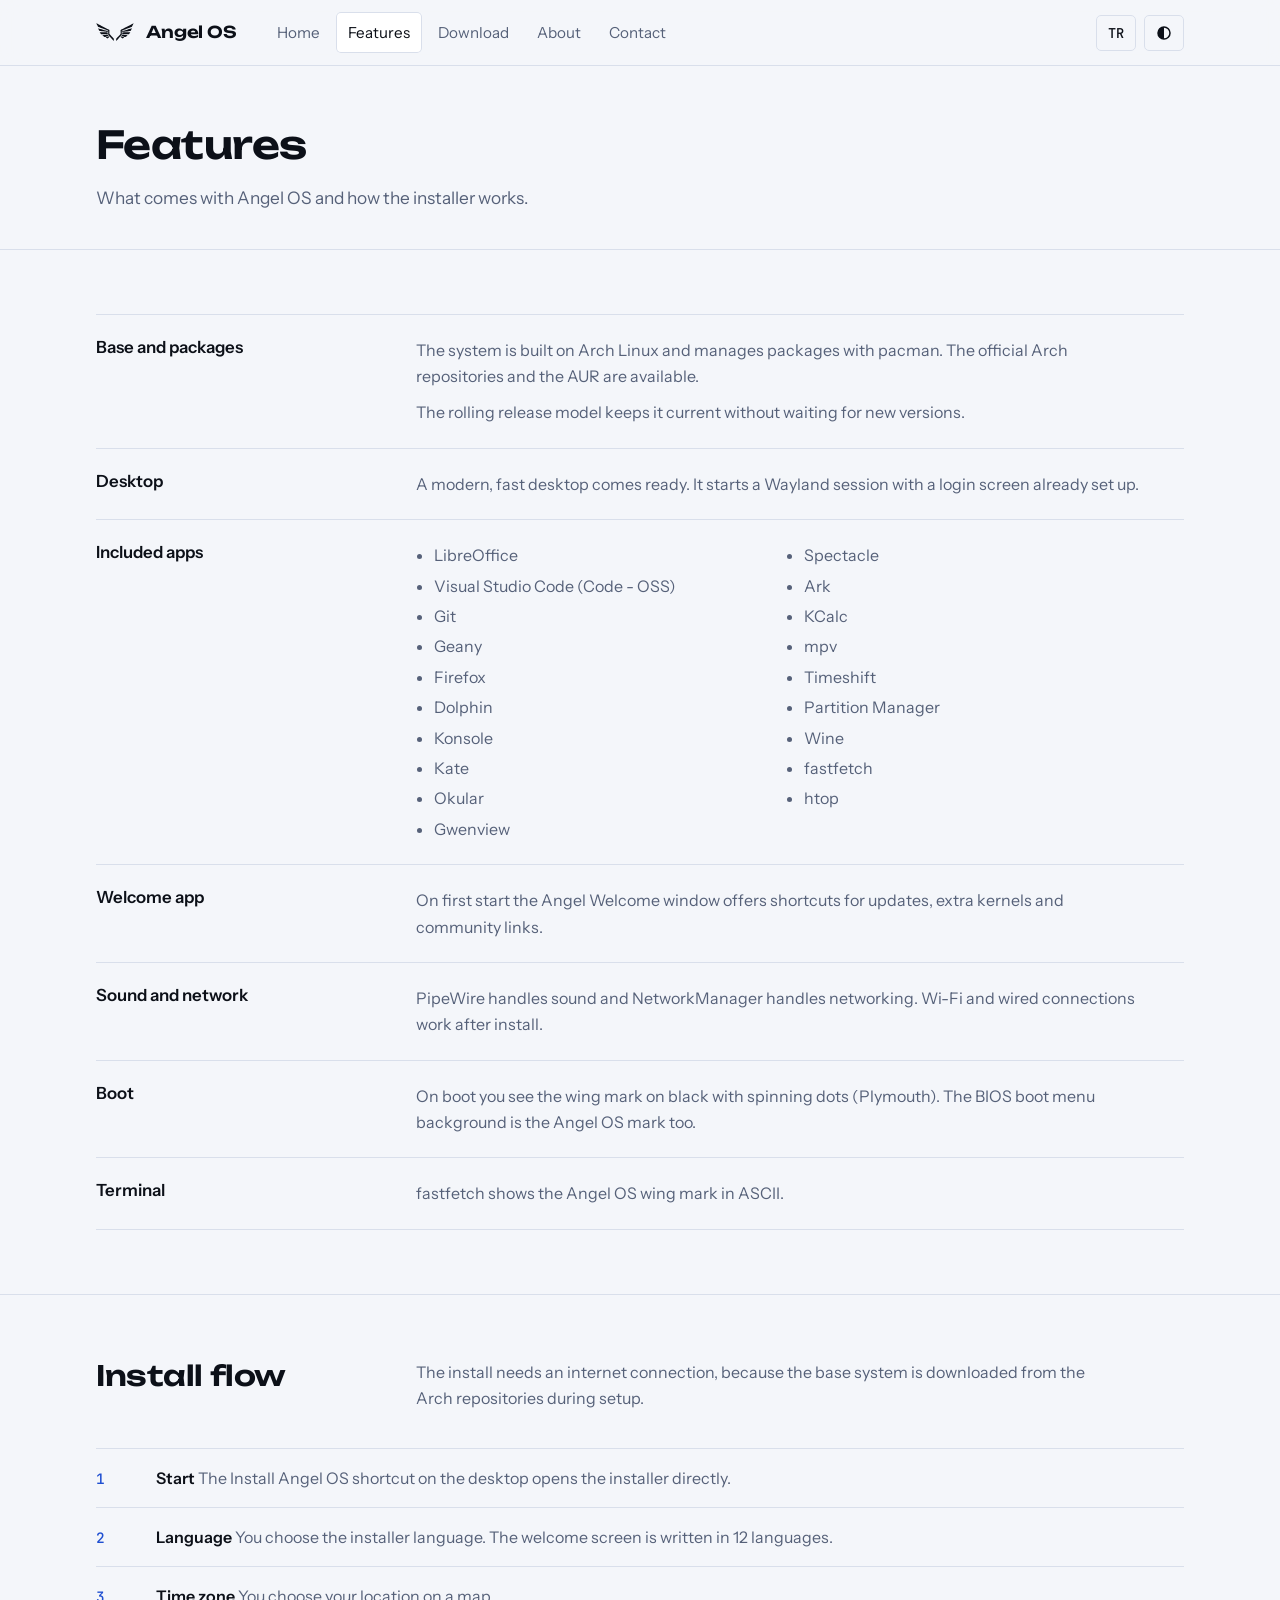
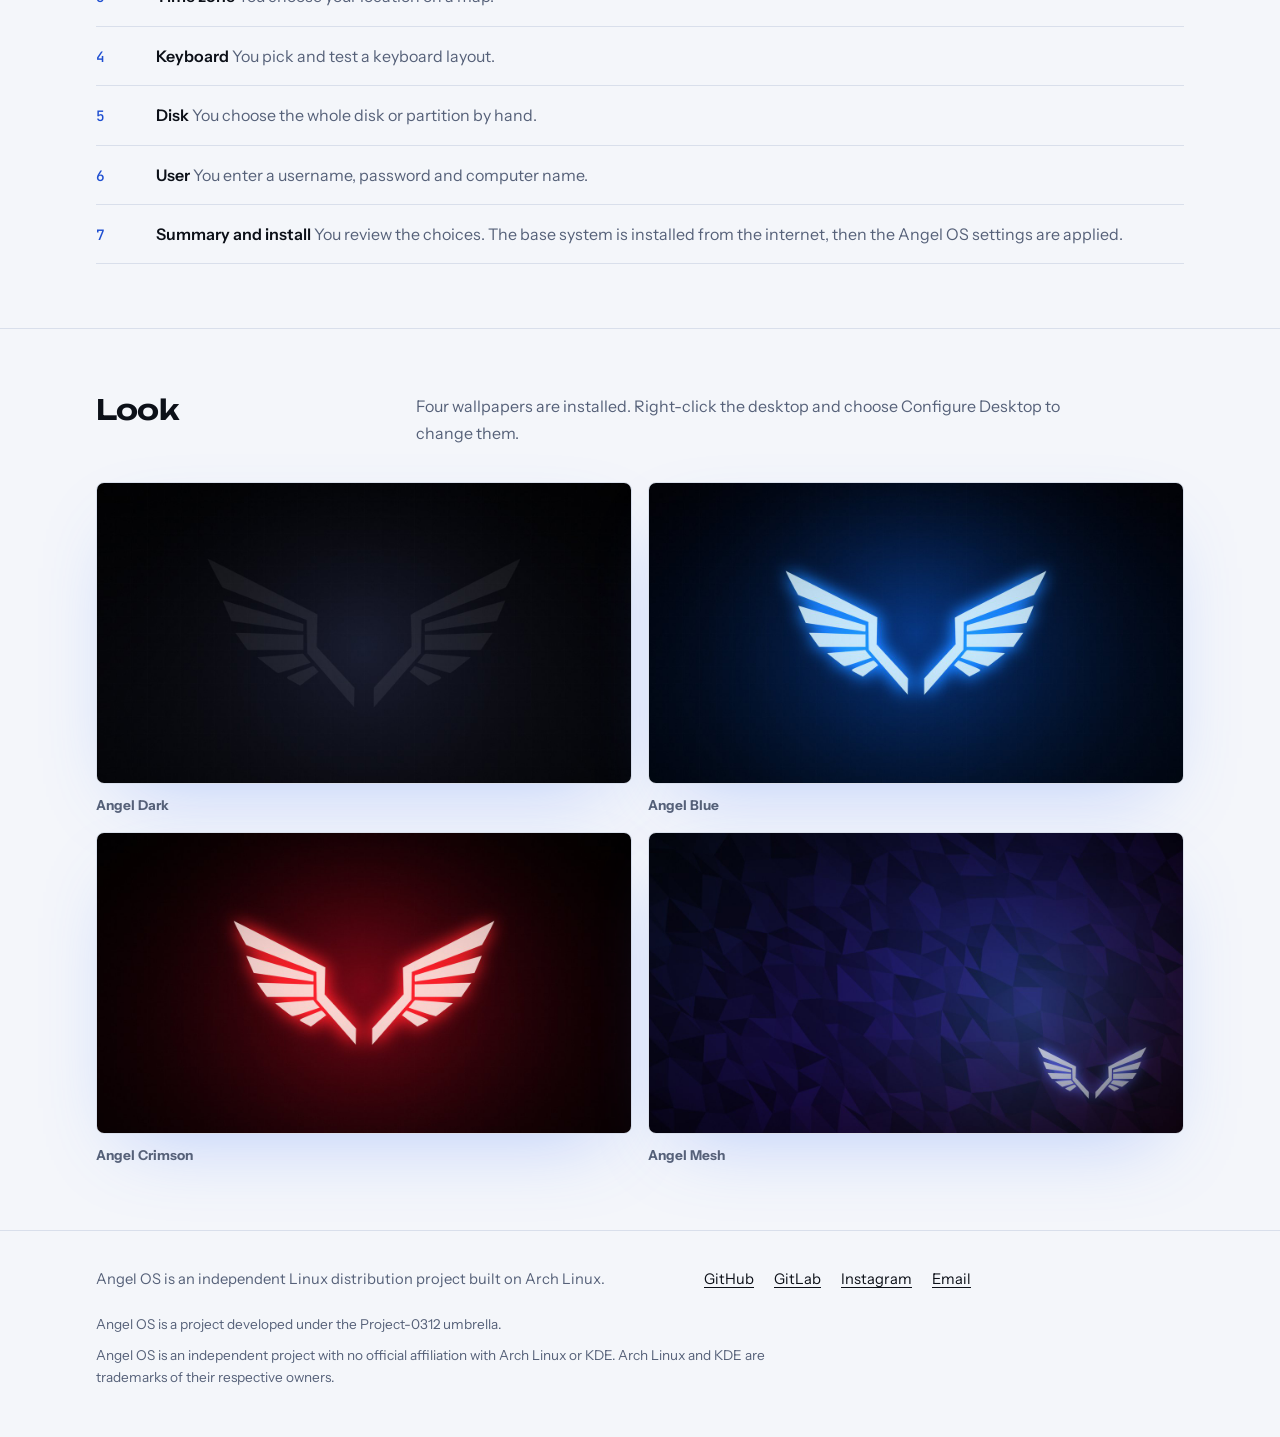
<file: ozellikler.html>
<!doctype html>
<html lang="tr">
<head><script>document.documentElement.classList.add("i18n-wait");setTimeout(function(){document.documentElement.classList.remove("i18n-wait")},1500)</script><meta charset="utf-8"><meta name="viewport" content="width=device-width, initial-scale=1, viewport-fit=cover"><meta name="claude:viewport-fit-sides" content="cover"><title>Özellikler · Angel OS</title><meta name="description" content="Angel OS: Fly With Your Angel. Hızlı, temiz ve kullanıma hazır Linux."><meta name="theme-color" content="#06070b"><link rel="preconnect" href="https://fonts.googleapis.com"><link rel="preconnect" href="https://fonts.gstatic.com" crossorigin><link rel="stylesheet" href="https://fonts.googleapis.com/css2?family=Unbounded:wght@500;600&amp;family=Instrument+Sans:wght@400;500;600&amp;family=JetBrains+Mono:wght@400;500&amp;display=swap"><link rel="stylesheet" href="site.css"></head>
<body data-page="features"><header class="site-head"><div class="wrap head-row">
<a class="brand" href="index.html" aria-label="Angel OS"><svg viewBox="45 48 524 254" aria-hidden="true" focusable="false"><g transform="translate(0,337) scale(0.1,-0.1)"><path d="M490 2847 c0 -18 234 -469 248 -476 9 -5 298 -117 642 -250 344 -132 652 -251 685 -264 l60 -23 5 -276 5 -277 385 -444 385 -444 3 159 3 160 -88 97 c-48 53 -90 98 -93 101 -3 3 -104 112 -224 243 l-217 237 6 268 7 267 -53 28 c-91 47 -557 286 -884 452 -170 87 -437 223 -592 302 -156 79 -283 142 -283 140z"/><path d="M4910 2474 c-795 -404 -987 -503 -1038 -534 l-34 -21 8 -263 7 -263 -100 -109 c-55 -60 -195 -212 -311 -339 l-211 -230 -1 -163 0 -162 48 53 c26 29 200 229 387 446 l340 392 5 277 5 276 185 71 c102 40 410 158 685 264 275 107 508 197 517 202 14 8 251 469 245 476 -1 1 -333 -167 -737 -373z"/><path d="M741 2152 c0 -4 33 -81 73 -172 l72 -164 194 -28 c532 -77 947 -139 968 -143 21 -5 22 -3 22 59 l0 65 -67 20 c-38 11 -302 88 -588 171 -286 83 -555 162 -597 175 -43 13 -78 20 -77 17z"/><path d="M4755 1969 c-352 -103 -650 -190 -662 -194 -21 -5 -23 -11 -23 -71 0 -57 2 -65 18 -60 9 2 224 35 477 71 253 37 512 74 574 83 l115 17 73 169 c40 93 72 170 70 171 -1 1 -290 -83 -642 -186z"/><path d="M1032 1503 c45 -65 90 -128 101 -140 l20 -23 459 0 458 0 0 125 0 125 -92 0 c-51 0 -273 7 -493 15 -220 8 -430 15 -467 15 l-67 0 81 -117z"/><path d="M4635 1605 c-181 -7 -383 -13 -447 -14 l-118 -1 0 -125 0 -125 463 0 462 0 97 140 97 140 -112 -1 c-62 -1 -260 -8 -442 -14z"/><path d="M2015 1274 c-11 -2 -173 -15 -360 -30 -187 -14 -341 -27 -343 -28 -3 -3 274 -220 318 -248 26 -17 31 -16 294 71 l267 89 -60 67 c-34 37 -61 71 -61 76 0 9 -15 10 -55 3z"/><path d="M4013 1203 l-62 -76 266 -88 c146 -49 271 -85 277 -82 27 16 336 256 333 259 -1 2 -153 14 -337 29 -184 14 -353 27 -375 30 -39 5 -41 4 -102 -72z"/><path d="M1996 977 c-251 -105 -242 -84 -76 -174 l97 -53 151 114 152 113 -41 47 c-22 25 -46 46 -52 45 -7 0 -110 -42 -231 -92z"/><path d="M3861 1024 l-41 -47 152 -113 152 -113 98 52 c164 87 173 69 -84 175 -123 51 -226 92 -230 92 -3 0 -25 -21 -47 -46z"/></g></svg><span>Angel OS</span></a>
<nav class="nav" aria-label="Menu"><a href="index.html" data-i18n="nav.home">Ana sayfa</a><a href="ozellikler.html" aria-current="page" data-i18n="nav.features">Özellikler</a><a href="indir.html" data-i18n="nav.download">İndir</a><a href="hakkinda.html" data-i18n="nav.about">Hakkında</a><a href="iletisim.html" data-i18n="nav.contact">İletişim</a></nav>
<div class="tools">
<button class="tool" id="lang-btn" type="button" aria-label="Switch to English">EN</button>
<button class="tool" id="theme-btn" type="button" aria-label="Tema / Theme"><svg viewBox="0 0 16 16" aria-hidden="true"><circle cx="8" cy="8" r="6" fill="none" stroke="currentColor" stroke-width="1.5"/><path d="M8 2a6 6 0 0 0 0 12z" fill="currentColor"/></svg></button>
</div></div></header>
<main>
<div class="wrap page-title"><h1 data-i18n="f.h1">Özellikler</h1><p data-i18n="f.lead">Angel OS'un sistemle birlikte gelenleri ve kurulum akışı.</p></div>
<section><div class="wrap">
<div class="rows">
<div class="row"><h3 data-i18n="f.a">Taban ve paketler</h3><div><p data-i18n="f.a1">Sistem Arch Linux üzerine kuruludur ve paketleri pacman ile yönetir. Arch'ın resmi depoları ve AUR kullanılabilir.</p><p data-i18n="f.a2">Rolling release modeli sayesinde yeni sürüm beklemeden güncel kalır.</p></div></div>
<div class="row"><h3 data-i18n="f.b">Masaüstü</h3><div><p data-i18n="f.b1">Modern, hızlı bir masaüstü gelir. Wayland oturumu açılır ve giriş ekranı hazır gelir.</p></div></div>
<div class="row"><h3 data-i18n="f.c">Hazır uygulamalar</h3><ul style="columns:2;column-gap:32px"><li>LibreOffice</li><li>Visual Studio Code (Code - OSS)</li><li>Git</li><li>Geany</li><li>Firefox</li><li>Dolphin</li><li>Konsole</li><li>Kate</li><li>Okular</li><li>Gwenview</li><li>Spectacle</li><li>Ark</li><li>KCalc</li><li>mpv</li><li>Timeshift</li><li>Partition Manager</li><li>Wine</li><li>fastfetch</li><li>htop</li></ul></div>
<div class="row"><h3 data-i18n="f.w">Karşılama uygulaması</h3><div><p data-i18n="f.w1">İlk açılışta Angel Welcome penceresi güncelleme, ek çekirdek kurulumu ve topluluk bağlantıları için kısayollar sunar.</p></div></div>
<div class="row"><h3 data-i18n="f.d">Ses ve ağ</h3><div><p data-i18n="f.d1">Ses için PipeWire, ağ için NetworkManager gelir. Wi-Fi ve kablolu bağlantı kurulumdan sonra hazırdır.</p></div></div>
<div class="row"><h3 data-i18n="f.e">Açılış</h3><div><p data-i18n="f.e1">Açılışta siyah zemin üzerinde kanat logosu ve dönen noktalar görünür (Plymouth). BIOS boot menüsünün arka planı da Angel OS logosudur.</p></div></div>
<div class="row"><h3 data-i18n="f.f">Terminal</h3><div><p data-i18n="f.f1">fastfetch, Angel OS'un kendi ASCII kanat logosunu gösterir.</p></div></div>
</div></div></section>

<section><div class="wrap">
<div class="sec-head"><h2 data-i18n="f.inst">Kurulum akışı</h2><p data-i18n="f.instp">Kurulum internet bağlantısı ister, çünkü temel sistem kurulum sırasında Arch depolarından indirilir.</p></div>
<ol class="steps"><li><div><b data-i18n="f.s1">Başlat</b> <span data-i18n="f.s1d">Masaüstündeki Angel OS'u Kur kısayolu doğrudan kurulum aracını açar.</span></div></li><li><div><b data-i18n="f.s2">Dil</b> <span data-i18n="f.s2d">Kurulum dili seçilir. Karşılama ekranı 12 dilde yazılıdır.</span></div></li><li><div><b data-i18n="f.s3">Saat dilimi</b> <span data-i18n="f.s3d">Konum haritadan seçilir.</span></div></li><li><div><b data-i18n="f.s4">Klavye</b> <span data-i18n="f.s4d">Klavye düzeni seçilir ve denenir.</span></div></li><li><div><b data-i18n="f.s5">Disk</b> <span data-i18n="f.s5d">Diskin tamamı ya da elle bölümleme seçilir.</span></div></li><li><div><b data-i18n="f.s6">Kullanıcı</b> <span data-i18n="f.s6d">Kullanıcı adı, parola ve bilgisayar adı girilir.</span></div></li><li><div><b data-i18n="f.s7">Özet ve kurulum</b> <span data-i18n="f.s7d">Seçimler gözden geçirilir. Temel sistem internetten kurulur, ardından Angel OS ayarları uygulanır.</span></div></li></ol>
</div></section>

<section><div class="wrap">
<div class="sec-head"><h2 data-i18n="f.look">Görünüm</h2><p data-i18n="f.lookp">Dört duvar kağıdı kurulu gelir. Masaüstüne sağ tıklayıp Duvar Kağıdını Yapılandır ile değiştirebilirsin.</p></div>
<div class="gallery"><figure class="shot"><img src="img/angel-dark.jpg" alt="Angel Dark" width="1280" height="720" loading="lazy"><figcaption><b>Angel Dark</b></figcaption></figure><figure class="shot"><img src="img/angel-blue.jpg" alt="Angel Blue" width="1280" height="720" loading="lazy"><figcaption><b>Angel Blue</b></figcaption></figure><figure class="shot"><img src="img/angel-crimson.jpg" alt="Angel Crimson" width="1280" height="720" loading="lazy"><figcaption><b>Angel Crimson</b></figcaption></figure><figure class="shot"><img src="img/angel-mesh.jpg" alt="Angel Mesh" width="1280" height="720" loading="lazy"><figcaption><b>Angel Mesh</b></figcaption></figure></div>
</div></section>
</main><footer><div class="wrap">
<div class="foot">
<div><p data-i18n="foot.about">Angel OS, Arch Linux tabanlı bağımsız bir Linux dağıtımı projesidir.</p></div>
<ul>
<li><a href="https://github.com/em1rhan-0312" rel="noopener">GitHub</a></li>
<li><a href="https://gitlab.com/emirhan.0312" rel="noopener">GitLab</a></li>
<li><a href="https://instagram.com/angel0sofficial" rel="noopener">Instagram</a></li>
<li><a href="iletisim.html" data-i18n="foot.mail">E-posta</a></li>
</ul></div>
<p class="legal" data-i18n="foot.p0312">Angel OS, Project-0312 çatısı altında geliştirilen bir projedir.</p><p class="legal" style="margin-top:8px" data-i18n="foot.legal">Angel OS, Arch Linux, KDE veya Anthropic dahil hiçbir kuruluşla resmi bağı olmayan bağımsız bir projedir. Arch Linux ve KDE adları sahiplerinin markalarıdır.</p>
</div></footer><script src="i18n.js"></script><script src="site.js"></script></body>
</html>
</file>
<file: site.css>
/* Angel OS site
   Layout: left-aligned editorial columns on a near-black ground; one loud element (the hero terminal
   with the wing ASCII), everything else stays quiet: rules, tables and plain rows instead of card grids.
   Color: ink, halo blue accent, cool greys. Type: Unbounded (display), Instrument Sans (text), JetBrains Mono (terminal). */

:root {
  --bg: #06070b;
  --bg-raised: #0d0f17;
  --fg: #e9edf5;
  --muted: #9aa4ba;
  --line: #1c2132;
  --accent: #8ab8ff;
  --accent-ink: #06070b;
  --ok: #6fd3a1;
  --test: #f0c674;
  --plan: #9aa4ba;
  --glass: rgba(6, 7, 11, 0.82);
  --term-bg: #090b11;
  --term-bar: #11141d;
  --term-fg: #d7deec;
  --term-dim: #7f8aa3;
  --term-accent: #8ab8ff;
  --font-display: "Unbounded", "Segoe UI", system-ui, sans-serif;
  --font-text: "Instrument Sans", "Segoe UI", system-ui, -apple-system, sans-serif;
  --font-mono: "JetBrains Mono", ui-monospace, "SFMono-Regular", Menlo, Consolas, monospace;
  color-scheme: dark;
}
@media (prefers-color-scheme: light) {
  :root:not([data-theme="dark"]) {
    --bg: #f4f6fa; --bg-raised: #ffffff; --fg: #0c1018; --muted: #566179; --line: #d9dfeb;
    --accent: #1f4fd1; --accent-ink: #ffffff; --ok: #12805a; --test: #94650a; --plan: #566179;
    --glass: rgba(244, 246, 250, 0.86);
    color-scheme: light;
  }
}
:root[data-theme="light"] {
  --bg: #f4f6fa; --bg-raised: #ffffff; --fg: #0c1018; --muted: #566179; --line: #d9dfeb;
  --accent: #1f4fd1; --accent-ink: #ffffff; --ok: #12805a; --test: #94650a; --plan: #566179;
  --glass: rgba(244, 246, 250, 0.86);
  color-scheme: light;
}

:root { padding-top: env(safe-area-inset-top, 0px); padding-bottom: env(safe-area-inset-bottom, 0px); }
* { box-sizing: border-box; }
html { scroll-behavior: smooth; }
body {
  margin: 0; background: var(--bg); color: var(--fg);
  font: 400 16px/1.65 var(--font-text); -webkit-font-smoothing: antialiased;
}
body::before { content: ""; position: fixed; inset: 0 0 auto; height: env(safe-area-inset-top, 0px); z-index: 30; background: var(--bg); }
img { max-width: 100%; display: block; }
a { color: var(--accent); text-decoration-thickness: 1px; text-underline-offset: 3px; }
a:hover { text-decoration-thickness: 2px; }
:focus-visible { outline: 2px solid var(--accent); outline-offset: 3px; border-radius: 3px; }
code, kbd { font-family: var(--font-mono); font-size: .88em; }
p { margin: 0; }
h1, h2, h3 { font-family: var(--font-display); font-weight: 600; letter-spacing: -0.015em; text-wrap: balance; margin: 0; line-height: 1.2; }

.wrap {
  max-width: 1120px; margin: 0 auto;
  padding-left: max(16px, env(safe-area-inset-left, 0px));
  padding-right: max(16px, env(safe-area-inset-right, 0px));
}

/* ---------- header ---------- */
.site-head {
  position: sticky; top: env(safe-area-inset-top, 0px); z-index: 20;
  background: var(--glass); backdrop-filter: blur(12px); -webkit-backdrop-filter: blur(12px);
  border-bottom: 1px solid var(--line);
}
.head-row { display: flex; align-items: center; gap: 28px; padding-block: 12px; flex-wrap: wrap; }
.brand { display: inline-flex; align-items: center; gap: 12px; color: var(--fg); text-decoration: none; font-family: var(--font-display); font-weight: 600; font-size: 1.02rem; letter-spacing: -0.01em; }
.brand svg { width: 38px; height: auto; fill: var(--fg); }
.nav { display: flex; gap: 4px; margin-right: auto; overflow-x: auto; scrollbar-width: none; min-width: 0; }
.nav::-webkit-scrollbar { display: none; }
.nav a { color: var(--muted); text-decoration: none; padding: 8px 12px; border-radius: 5px; font-size: .95rem; white-space: nowrap; }
.nav a:hover { color: var(--fg); }
.nav a[aria-current="page"] { color: var(--fg); background: var(--bg-raised); box-shadow: inset 0 0 0 1px var(--line); }
.tools { display: flex; gap: 8px; }
.tool {
  appearance: none; background: transparent; color: var(--fg); border: 1px solid var(--line); border-radius: 5px;
  height: 36px; min-width: 40px; padding: 0 10px; font: 500 .85rem var(--font-mono); cursor: pointer;
  display: inline-flex; align-items: center; justify-content: center;
}
.tool:hover { border-color: var(--muted); }
.tool svg { width: 16px; height: 16px; }
@media (max-width: 760px) {
  .head-row { gap: 10px 12px; }
  .nav { order: 3; flex-basis: 100%; margin-right: 0; margin-inline: -8px; }
  .tools { margin-left: auto; }
}

/* ---------- buttons ---------- */
.btn {
  display: inline-flex; align-items: center; justify-content: center; min-height: 44px; padding: 0 20px;
  border-radius: 5px; font: 600 .95rem var(--font-text); text-decoration: none; border: 1px solid transparent; cursor: pointer;
}
.btn.primary { background: var(--accent); color: var(--accent-ink); }
.btn.primary:hover { filter: brightness(1.08); }
.btn.ghost { color: var(--fg); border-color: var(--line); background: transparent; }
.btn.ghost:hover { border-color: var(--muted); }
.btn-row { display: flex; gap: 12px; flex-wrap: wrap; }

/* ---------- hero ---------- */
.hero { padding-block: 64px 56px; }
.hero-grid { display: grid; grid-template-columns: minmax(0, 1.05fr) minmax(0, 1fr); gap: 56px; align-items: center; }
.hero h1 { font-size: clamp(1.75rem, 3.6vw, 2.7rem); line-height: 1.18; }
.hero .lead { margin-top: 22px; font-size: 1.12rem; color: var(--muted); max-width: 52ch; }
.hero .status { margin-top: 18px; display: flex; gap: 10px; align-items: center; color: var(--muted); font-size: .95rem; }
.dot { width: 9px; height: 9px; border-radius: 50%; background: var(--test); flex: none; }
.hero .btn-row { margin-top: 30px; }
@media (max-width: 900px) { .hero-grid { grid-template-columns: minmax(0, 1fr); gap: 40px; } .hero { padding-block: 40px; } }

/* terminal (always dark, in both themes) */
.term { background: var(--term-bg); border: 1px solid #1d2335; border-radius: 8px; overflow: hidden; box-shadow: 0 30px 80px -30px rgba(70, 120, 255, .35); }
.term-bar { display: flex; justify-content: space-between; gap: 12px; padding: 9px 14px; background: var(--term-bar); color: var(--term-dim); font: 400 .78rem var(--font-mono); }
.term-body { padding: 22px 22px 20px; overflow-x: auto; color: var(--term-fg); font: 400 .84rem/1.5 var(--font-mono); }
.term pre { margin: 0; font: inherit; }
.term .logo { color: var(--term-accent); line-height: 1.12; font-size: .8rem; margin-bottom: 18px; }
.term .info { display: grid; grid-template-columns: max-content 1fr; gap: 2px 14px; margin: 0; }
.term .info dt { color: var(--term-accent); }
.term .info dd { margin: 0; }
.term .who { margin: 0 0 8px; }
.term .who b { color: var(--term-accent); font-weight: 500; }
.cursor { display: inline-block; width: .6em; height: 1.05em; background: var(--term-fg); vertical-align: -.2em; animation: blink 1.1s steps(1) infinite; }
@keyframes blink { 50% { opacity: 0; } }
@media (prefers-reduced-motion: reduce) { .cursor { animation: none; } html { scroll-behavior: auto; } }

/* ---------- sections ---------- */
section { padding-block: 64px; border-top: 1px solid var(--line); }
.sec-head { display: grid; grid-template-columns: minmax(0, 280px) minmax(0, 1fr); gap: 40px; margin-bottom: 36px; }
.sec-head h2 { font-size: clamp(1.3rem, 2.4vw, 1.75rem); }
.sec-head p { color: var(--muted); max-width: 62ch; }
@media (max-width: 820px) { .sec-head { grid-template-columns: minmax(0, 1fr); gap: 14px; } }

.rows { display: grid; }
.row { display: grid; grid-template-columns: minmax(0, 280px) minmax(0, 1fr); gap: 40px; padding-block: 22px; border-top: 1px solid var(--line); }
.row:last-child { border-bottom: 1px solid var(--line); }
.row h3 { font-size: 1.05rem; font-family: var(--font-text); font-weight: 600; letter-spacing: 0; }
.row p, .row ul { color: var(--muted); max-width: 66ch; }
.row p + p { margin-top: 10px; }
.row ul { margin: 0; padding-left: 1.1em; }
.row li + li { margin-top: 4px; }
@media (max-width: 820px) { .row { grid-template-columns: minmax(0, 1fr); gap: 8px; } }

.table-wrap { overflow-x: auto; border: 1px solid var(--line); border-radius: 6px; }
table { width: 100%; border-collapse: collapse; min-width: 560px; }
th, td { text-align: left; padding: 14px 18px; border-bottom: 1px solid var(--line); vertical-align: top; }
th { font: 500 .85rem var(--font-text); color: var(--muted); background: var(--bg-raised); }
tr:last-child td { border-bottom: 0; }
td:first-child { font-family: var(--font-mono); font-size: .92rem; white-space: nowrap; color: var(--fg); }
td { color: var(--muted); }

.gallery { display: grid; grid-template-columns: repeat(2, minmax(0, 1fr)); gap: 16px; }
.shot { margin: 0; }
.shot img { width: 100%; aspect-ratio: 16 / 9; object-fit: cover; border-radius: 5px; border: 1px solid var(--line); }
.shot figcaption { margin-top: 8px; color: var(--muted); font-size: .9rem; }
@media (max-width: 560px) { .gallery { grid-template-columns: minmax(0, 1fr); } }

/* installer sequence: a real order, so numbered */
.steps { list-style: none; margin: 0; padding: 0; counter-reset: s; display: grid; }
.steps li { counter-increment: s; display: grid; grid-template-columns: 44px minmax(0, 1fr); gap: 16px; padding-block: 16px; border-top: 1px solid var(--line); align-items: baseline; }
.steps li:last-child { border-bottom: 1px solid var(--line); }
.steps li::before { content: counter(s); font: 500 .9rem var(--font-mono); color: var(--accent); }
.steps b { font-weight: 600; }
.steps span { color: var(--muted); }

/* code */
.code { background: var(--term-bg); color: var(--term-fg); border: 1px solid #1d2335; border-radius: 6px; padding: 16px 18px; overflow-x: auto; font: 400 .88rem/1.6 var(--font-mono); margin-top: 12px; }
.code .c { color: var(--term-dim); }
.note { border-left: 2px solid var(--test); padding: 4px 0 4px 16px; color: var(--muted); max-width: 66ch; }

/* roadmap */
.tag { display: inline-flex; align-items: center; gap: 8px; font: 500 .85rem var(--font-text); }
.tag::before { content: ""; width: 9px; height: 9px; border-radius: 50%; background: currentColor; }
.tag.done { color: var(--ok); } .tag.test { color: var(--test); } .tag.plan { color: var(--plan); }
.tag.plan::before { background: transparent; box-shadow: inset 0 0 0 2px currentColor; }

/* contact */
.contact { display: grid; }
.contact-row { display: grid; grid-template-columns: minmax(0, 220px) minmax(0, 1fr) auto; gap: 8px 32px; align-items: center; padding-block: 24px; border-top: 1px solid var(--line); }
.contact-row:last-child { border-bottom: 1px solid var(--line); }
.contact-row h3 { font: 600 1.05rem var(--font-text); letter-spacing: 0; }
.contact-row small { display: block; color: var(--muted); font: 400 .9rem var(--font-text); margin-top: 2px; }
.handle { font: 400 .98rem var(--font-mono); word-break: break-all; user-select: all; }
.contact-act { display: flex; gap: 8px; flex-wrap: wrap; }
.contact-act .btn { min-height: 38px; padding: 0 14px; font-size: .88rem; }
@media (max-width: 820px) { .contact-row { grid-template-columns: minmax(0, 1fr); } }

.cta-band { display: grid; grid-template-columns: minmax(0, 1fr) auto; gap: 24px; align-items: center; }
.cta-band h2 { font-size: clamp(1.25rem, 2.2vw, 1.6rem); }
.cta-band p { color: var(--muted); margin-top: 8px; max-width: 56ch; }
@media (max-width: 760px) { .cta-band { grid-template-columns: minmax(0, 1fr); } }

.page-title { padding-block: 56px 36px; }
.page-title h1 { font-size: clamp(1.7rem, 3.2vw, 2.4rem); }
.page-title p { margin-top: 16px; color: var(--muted); max-width: 62ch; font-size: 1.08rem; }

/* footer */
footer { border-top: 1px solid var(--line); padding-block: 36px 48px; color: var(--muted); font-size: .92rem; }
.foot { display: grid; grid-template-columns: minmax(0, 1.2fr) minmax(0, 1fr); gap: 32px; }
.foot ul { list-style: none; margin: 0; padding: 0; display: flex; flex-wrap: wrap; gap: 6px 20px; }
.foot a { color: var(--fg); }
.legal { margin-top: 22px; font-size: .85rem; max-width: 80ch; }
@media (max-width: 760px) { .foot { grid-template-columns: minmax(0, 1fr); } }

.shot img{width:100%;height:auto;aspect-ratio:16/9;object-fit:cover;display:block}
.nav{overflow-x:auto;scrollbar-width:none}
[hidden] { display: none !important; }

.shot { margin: 0; }
.shot img { display: block; width: 100%; height: auto; border: 1px solid var(--line); border-radius: 8px; box-shadow: 0 30px 80px -30px rgba(70, 120, 255, .35); }
.shot figcaption { margin-top: 10px; color: var(--muted); font-size: .85rem; }
/* hide page until the language is applied, so Turkish never flashes before English */
html.i18n-wait body { visibility: hidden; }
</file>
